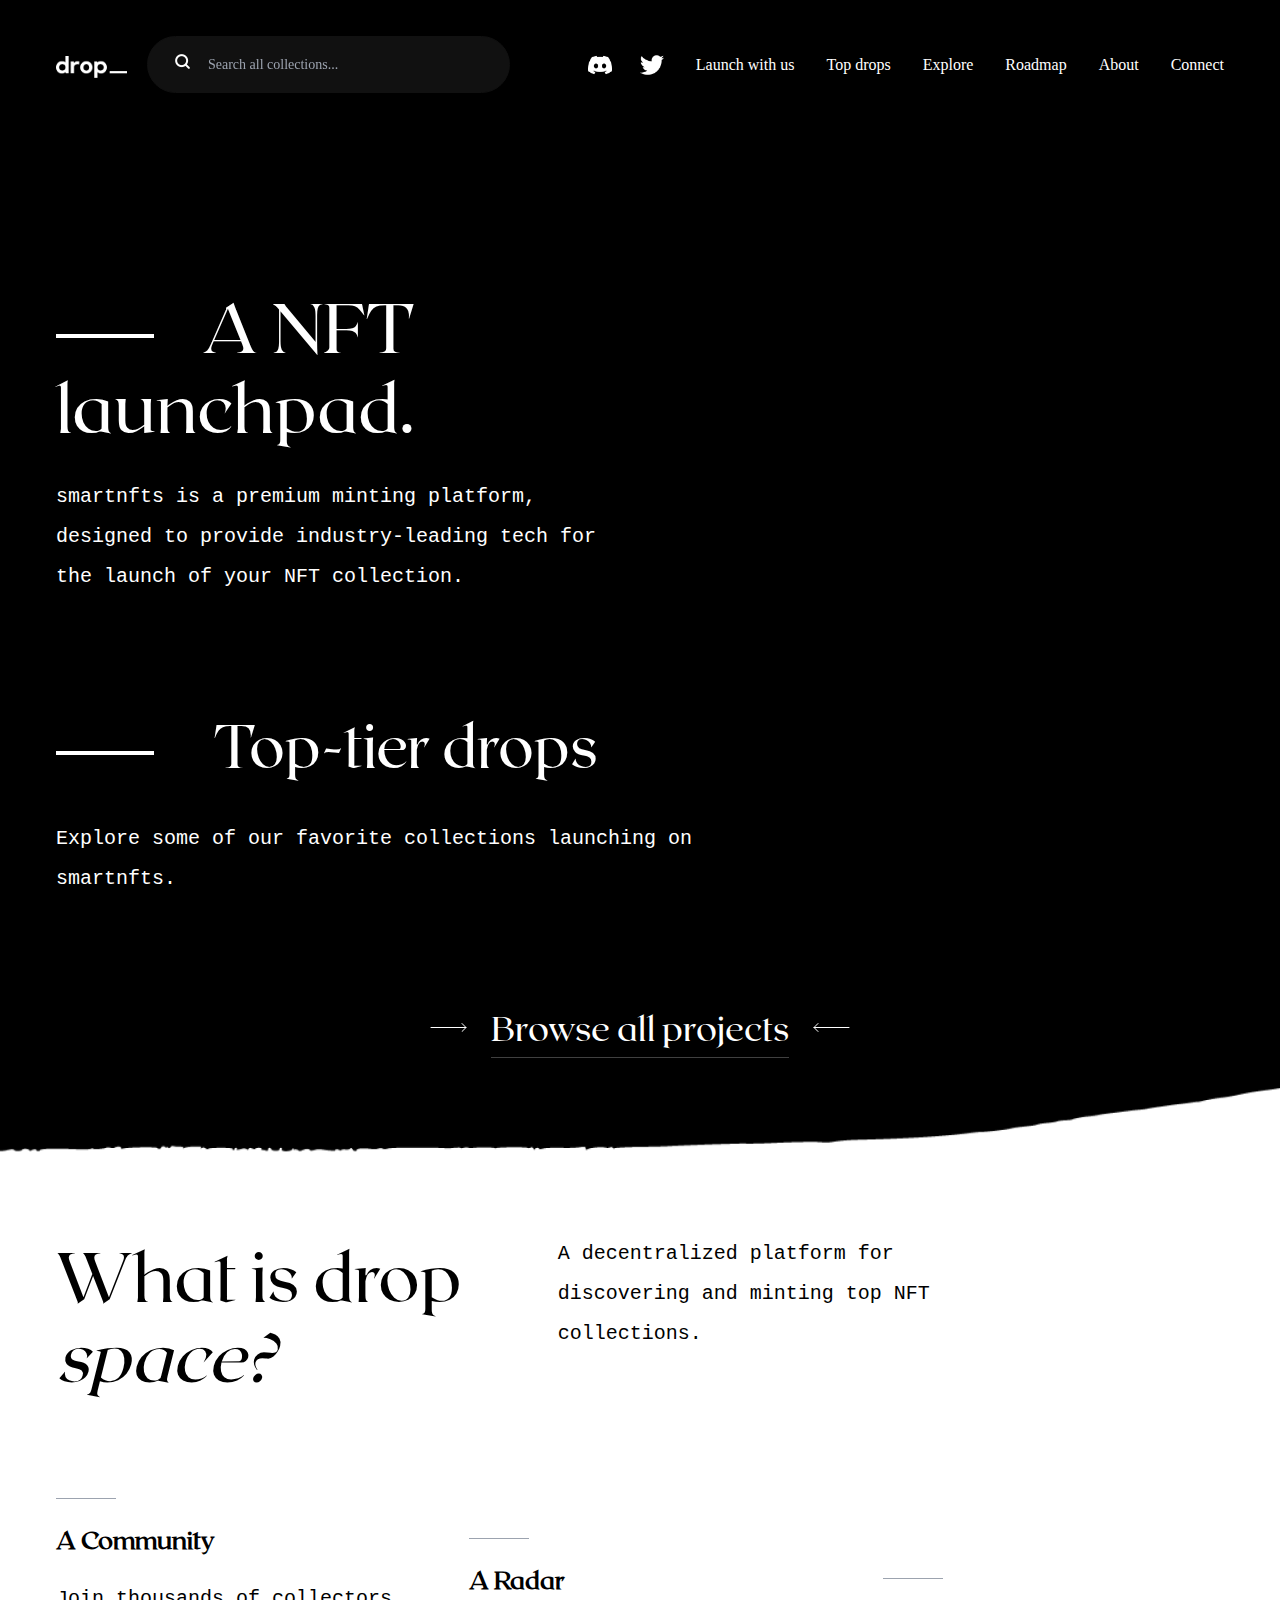
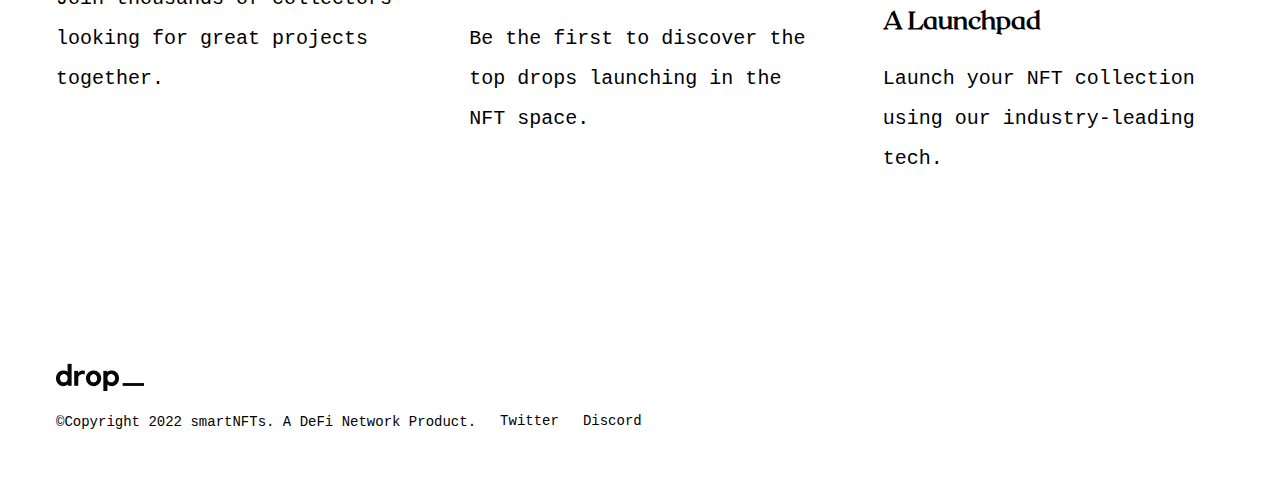
<file: index.html>
﻿<!doctype html>
<html lang="en">

<head>
    <title>SMART NFTs</title>
    <meta charset="utf-8">
    <link rel="icon" href="./assets/img/favicon.ico">
    <meta name="viewport" content="width=device-width,initial-scale=1">
    <meta name="theme-color" content="#000000">
    <meta name="title" content="smartnfts">
    <meta name="description" content="SMART NFTs - Start Minting">
    <meta property="og:type" content="website">
    <meta property="og:url" content="https://www.smartnfts.art/">
    <meta property="og:title" content="smartnfts">
    <meta property="og:description" content="SMART NFTs - Start Minting">
    <meta property="og:image" content="./assets/img/smart-corp-logo-transparent.png?time=105">
    <meta property="og:image:width" content="600">
    <meta property="og:image:height" content="600">
    <meta property="twitter:card" content="summary_large_image">
    <meta property="twitter:url" content="https://www.smartnfts.art/">
    <meta property="twitter:title" content="smartnfts">
    <meta property="twitter:description" content="SMART NFTs - Start Minting">
    <meta property="twitter:image" content="./assets/img/smart-corp-logo-transparent.png?time=105">
    <link rel="apple-touch-icon" href="./assets/img/smart-corp-logo-transparent.png">
    <!-- <link rel="manifest" href="manifest.json"> -->
    <!-- <meta name="facebook-domain-verification" content="pc73zb3ngvnenbj8x4bs1rudu87cnr"> -->
    <!-- Global site tag (gtag.js) - Google Analytics -->
    <!---
    <script async src="https://www.googletagmanager.com/gtag/js?id=GA_MEASUREMENT_ID"></script>
    <script>
    window.dataLayer = window.dataLayer || [];
    function gtag(){window.dataLayer.push(arguments);}
    gtag('js', new Date());

    gtag('config', 'GA_MEASUREMENT_ID');
    </script>
    -->
    <!-- script defer="defer" src="./assets/js/main.6daa89e0.js"></script -->
    <link href="./assets/css/main.dd3875df.css" rel="stylesheet" type="text/css">
    <!-- script type="text/javascript" async="" src="./assets/js/xsaez2nw"></script -->
    <!-- script src="./assets/js/1036737660422987" async=""></script -->
    <!-- script src="./assets/js/identity.js" async=""></script -->
    <!-- script async="" src="https://connect.facebook.net/en_US/fbevents.js"></script -->
    <!-- script async="" src="./assets/js/analytics.js"></script -->
    <!-- script type="text/javascript" async="" src="./assets/js/f.js"></script -->
    <!--
    <meta http-equiv="origin-trial"
        content="A9wkrvp9y21k30U9lU7MJMjBj4USjLrGwV+Z8zO3J3ZBH139DOnCv3XLK2Ii40S94HG1SZ/Zeg2GSHOD3wlWngYAAAB7eyJvcmlnaW4iOiJodHRwczovL3d3dy5nb29nbGV0YWdtYW5hZ2VyLmNvbTo0NDMiLCJmZWF0dXJlIjoiUHJpdmFjeVNhbmRib3hBZHNBUElzIiwiZXhwaXJ5IjoxNjYxMjk5MTk5LCJpc1RoaXJkUGFydHkiOnRydWV9">
    
    <script type="text/javascript" async="" src="./assets/js/f(1).js"></script>
    <link href="./assets/css/699.d2c89fbc.chunk.css" rel="stylesheet" type="text/css">
    -->
</head>

<body>
    <!-- noscript>You need to enable JavaScript to run this app.</noscript -->
    <script>
        window.fbAsyncInit = function () {
            FB.init({
                appId: 'smartnfts-app',
                autoLogAppEvents: true,
                xfbml: true,
                version: 'v14.0'
            });
        };
    </script>
    <script async defer crossorigin="anonymous" src="https://connect.facebook.net/en_US/sdk.js"></script>

    <div id="root">
        <div class="page dark">
            <div class="hidden" style="padding: 140px 0px 40px; overflow-y: auto;">
                <div class="flex items-center justify-between absolute top-0 left-0 w-full pt-14 px-4">
                    <a class="logo-wrap " href="/">
                        <img class="hidden"
                            src="[data-uri]"
                            width="88" height="27">
                        <img class=""
                            src="[data-uri]"
                            width="88" height="27">
                    </a>
                    <div class="cursor-pointer">
                        <img class="hidden" src="./assets/img/close-dark.1380b8aed3e9d7e2e23920cde551bca2.svg"
                            width="32" height="32">
                        <img class=" " src="./assets/img/close.5b79d0340ce22810544c2beea1471404.svg" width="32"
                            height="32">
                    </div>
                </div>

                <a class="nav px-4 hover:opacity-95 md:ml-0 md:ml-0" href="/#">Connect</a>

                <a href="https://docs.google.com/forms/d/e/1FAIpQLSendEc_2Lxb2h0nQ-QTJqIQh9trd-KWcNE1bXNV_kqF2mRncA/viewform"
                    class="nav relative hover:opacity-95 mt-4 lg:hidden" target="_blank">
                    <span class="">
                        <span>Launch with us</span>
                    </span>
                </a>
                <a class="nav relative hover:opacity-95 mt-4 lg:hidden" href="/#home-cured">
                    <span class="">
                        <span>Top drops</span>
                    </span>
                </a>
                <a class="nav relative hover:opacity-95 mt-4 lg:hidden" href="/collections">
                    <span class="">
                        <span>Explore</span>
                    </span>
                </a>
                <a href="https://roadmap.smartnfts.art/" class="nav relative hover:opacity-95 mt-4 lg:hidden"
                    target="_blank">
                    <span class="">
                        <span>Roadmap</span>
                    </span>
                </a>
                <a class="nav relative hover:opacity-95 mt-4 lg:hidden" href="/about">
                    <span class="">
                        <span>About</span>
                    </span>
                </a>
                <div
                    class="modal opacity-0 pointer-events-none hidden flex flex-col normal-case fixed w-full h-full max-h-screen top-0 left-0 items-center shadow-lg justify-center z-50 text-black">
                    <div class="modal-overlay absolute w-full h-full bg-black opacity-50">
                    </div>
                    <div
                        class="modal-container bg-white w-full max-w-md mx-auto shadow-lg z-50 overflow-y-auto relative">
                        <h3 class="font-bold font-inter text-center pt-10 text-3xl font-bold font-sectra text-center">
                            Connect your wallet</h3>
                        <img class="absolute  cursor-pointer right-4 top-4"
                            src="./assets/img/close-dark.1380b8aed3e9d7e2e23920cde551bca2.svg" width="20" height="20">
                        <div class="modal-content items-center justify-center mb-10">
                            <div class="relative z-10 text-left px-8 items-center justify-center">
                                <div class="dialog connect-dialog flex flex-col bg-white text-center font-incons">
                                    <p class="text-lg font-normal mt-4">Connect with one of our available wallet
                                        providers below.</p>
                                    <div class="flex flex-cols-2 flex-wrap">
                                        <div
                                            class="flex flex-1 mx-2 cursor-pointer justify-between items-center flex-col py-4 px-4 mt-6 border border-black border-opacity-75 hover:bg-gray-100">
                                            <img src="[data-uri]"
                                                width="40" alt="Metamask">
                                            <span class="text-xl mt-4 font-bold">Metamask</span>
                                            <div style="width: 20px;"></div>
                                        </div>
                                        <div
                                            class="flex flex-1 mx-2 cursor-pointer justify-between items-center flex-col py-4 px-4 mt-6 border border-black border-opacity-75 hover:bg-gray-100">
                                            <img src="./assets/img/walletlink.b7bb82861f69b2b6e524.png" width="40"
                                                alt="Coinbase">
                                            <span class="text-xl mt-4 font-bold">Coinbase</span>
                                            <div style="width: 20px;"></div>
                                        </div>
                                    </div>
                                    <p class="font-sm text-sm mt-8 text-black opacity-50">We do not own your private
                                        keys and cannot access your funds without your confirmation.
                                    </p>
                                </div>
                            </div>
                        </div>
                    </div>
                </div>
            </div>
            <div class="header-nav">
                <nav class="container flex justify-between items-center text-white relative text-sm2 pt-14 md:pt-10 xl:pt-9 3xl:pt-9.25 px-4 lg:px-8 xl:px-16 3xl:px-0 max-w-348 mx-auto"
                    role="navigation">
                    <div class="menu-drop">
                        <a class="logo-wrap" href="/">
                            <img class="hidden"
                                src="[data-uri]"
                                width="88" height="27">
                            <img class=""
                                src="[data-uri]"
                                width="88" height="27">
                        </a>
                    </div>
                    <div class="search-box-wrapper hidden md:block lg:hidden xl:block">
                        <div class="hidden md:block search-box relative ">
                            <input class="py-5 pl-15 pr-8 rounded" placeholder="Search all collections..." value="">
                            <img class="absolute top-0 left-0 ml-7 mt-4.5"
                                src="[data-uri]"
                                width="15" height="15">
                        </div>
                        <div class="block md:hidden search-box relative cursor-pointer">
                            <img class=""
                                src="[data-uri]"
                                width="15" height="15">
                        </div>
                    </div>
                    <div class="ml-auto block lg:hidden">
                        <a class="nav px-4 hover:opacity-95 md:ml-0 md:ml-0" href="/#">Connect</a>
                    </div>
                    <div class="cursor-pointer lg:hidden w-8 h-8">
                        <img class=" hidden" src="./assets/img/hamburger-dark.c7646cca1a6eba54191cf1204962affa.svg"
                            width="32" height="32">
                        <img class=" " src="./assets/img/hamburger.b33e6015f3735c3b427d861797dac8fc.svg" width="32"
                            height="32">
                    </div>
                    <div class="md:w-7/12 lg:w-9/12 -mr-4 hidden lg:flex items-center justify-end">
                        <div class="social-links hidden xl:flex mr-4">
                            <a class="social-link discord mr-7" href="https://discord.gg/gwMCBT3exp" target="_blank"
                                rel="noreferrer">Discord</a>
                            <a class="social-link twitter" href="https://twitter.com/smartNFTs_art" target="_blank"
                                rel="noreferrer">Twitter</a>
                        </div>
                        <a href="/#" class="nav relative hover:opacity-95 px-4 md:ml-0" target="_blank">
                            <span class="">
                                <span>Launch with us</span>
                            </span>
                        </a>
                        <a class="nav relative hover:opacity-95 px-4 md:ml-0" href="/#home-cured">
                            <span class="">
                                <span>Top drops</span>
                            </span>
                        </a>
                        <a class="nav relative hover:opacity-95 px-4 md:ml-0" href="/collections">
                            <span class="">
                                <span>Explore</span>
                            </span>
                        </a>
                        <a href="https://roadmap.smartnfts.art/" class="nav relative hover:opacity-95 px-4 md:ml-0"
                            target="_blank">
                            <span class="">
                                <span>Roadmap</span>
                            </span>
                        </a>
                        <a class="nav relative hover:opacity-95 px-4 md:ml-0" href="/about">
                            <span class="">
                                <span>About</span>
                            </span>
                        </a>
                        <a class="nav px-4 hover:opacity-95 md:ml-0 md:ml-0" href="/#">Connect</a>
                    </div>
                    <div
                        class="modal opacity-0 pointer-events-none hidden flex flex-col normal-case fixed w-full h-full max-h-screen top-0 left-0 items-center shadow-lg justify-center z-50 text-black">
                        <div class="modal-overlay absolute w-full h-full bg-black opacity-50"></div>
                        <div
                            class="modal-container bg-white w-full max-w-md mx-auto shadow-lg z-50 overflow-y-auto relative">
                            <h3
                                class="font-bold font-inter text-center pt-10 text-3xl font-bold font-sectra text-center">
                                Connect your wallet</h3>
                            <img class="absolute  cursor-pointer right-4 top-4"
                                src="./assets/img/close-dark.1380b8aed3e9d7e2e23920cde551bca2.svg" width="20"
                                height="20">
                            <div class="modal-content items-center justify-center mb-10">
                                <div class="relative z-10 text-left px-8 items-center justify-center">
                                    <div class="dialog connect-dialog flex flex-col bg-white text-center font-incons">
                                        <p class="text-lg font-normal mt-4">Connect with one of our available wallet
                                            providers below.</p>
                                        <div class="flex flex-cols-2 flex-wrap">
                                            <div
                                                class="flex flex-1 mx-2 cursor-pointer justify-between items-center flex-col py-4 px-4 mt-6 border border-black border-opacity-75 hover:bg-gray-100">
                                                <img src="[data-uri]"
                                                    width="40" alt="Metamask">
                                                <span class="text-xl mt-4 font-bold">Metamask</span>
                                                <div style="width: 20px;"></div>
                                            </div>
                                            <div
                                                class="flex flex-1 mx-2 cursor-pointer justify-between items-center flex-col py-4 px-4 mt-6 border border-black border-opacity-75 hover:bg-gray-100">
                                                <img src="./assets/img/walletlink.b7bb82861f69b2b6e524.png" width="40"
                                                    alt="Coinbase"><span class="text-xl mt-4 font-bold">Coinbase</span>
                                                <div style="width: 20px;"></div>
                                            </div>
                                        </div>
                                        <p class="font-sm text-sm mt-8 text-black opacity-50">We do not own your private
                                            keys and cannot
                                            access your funds without your confirmation.</p>
                                    </div>
                                </div>
                            </div>
                        </div>
                    </div>
                </nav>
            </div>
            <div class="page-body home">
                <div class="home-feature container relative">
                    <div
                        class="flex flex-wrap flex-row text-white relative w-full md:max-w-2xl xl:max-w-2xl mt-16 md:mt-36 xl:mt-48 3xl:mt-48 ">
                        <h1 class="base text-left max-w-2xl">
                            <div
                                class="xs:inline-block align-middle border-b-4 border-white pl-12 md:pl-25 mr-8 md:mr-12">
                            </div>A NFT launchpad.
                        </h1>
                        <p class="mt-8 md:max-w-lg lg:max-w-sm xl:max-w-xl">
                            smartnfts is a premium minting platform, designed to provide industry-leading tech for the
                            launch of your NFT collection.</p>
                    </div>
                    <div class="xl:absolute bottom-0 right-0 md:-mr-12 lg:-mr-14 xl:mr-0 lg:-mt-16 xl:mt-0">
                        <div
                            class="relative z-10 features-wrap carousel-single flex relative lg:items-center xl:items-start lg:justify-between xl:justify-items-auto md:mt-20 lg:mt-0">
                            <div
                                class="md:absolute lg:relative xl:absolute hidden md:flex items-center h-full md:transform md:-rotate-90 lg:transform-none md:left-0 md:top-0 md:ml-15 md:-mt-60 lg:ml-0 lg:mt-0 xl:mt-20 3xl:mt-0 xl:-ml-72 3xl:-ml-96">
                                Featured projects
                                <span class="tracking-tighter border-b border-white leading-4 ml-2 px-4">&nbsp;</span>
                            </div>
                            <div
                                class="collections flex flex-wrap md:flex-nowrap  flex-col-reverse md:flex-row w-full mt-14 md:mt-0 md:w-auto">
                                <div class="slider-left md:mt-60 lg:mt-50 xl:mt-0">
                                    <div class="collection-summary xl:mt-72 3xl:mt-60">
                                        <div class="lazyload-wrapper ">
                                            <img class="hidden md:block border-gray-300 border-2 bg-white rounded-full object-cover"
                                                src="./assets/img/0x168B3aA589eeA3D5b705a9B0909f36141F36eDf0_62811dc9ed92b.png"
                                                width="60" height="60" style="width: 60px; height: 60px;">
                                        </div>
                                        <h3 class="style1 mt-6">
                                            <a href="/collection/women-of-tomorrow">Women of Tomorrow</a>
                                        </h3>
                                        <h4 class="style1 mt-2">Creating opportunities in web3 for artists of color and
                                            women of all backgrounds</h4>
                                        <div class="border-b border-white my-8" style="width: 20px;"></div>
                                        <div class="flex md:block justify-between mt-10">
                                            <div>
                                                <h5 class="style1">4,000 </h5>
                                                <h6 class="style1 mt-4"></h6>
                                                <div class="font-space-mono text-live mt-4 uppercase">
                                                    <span class="style1 font-suisse pr-2">•</span>Upcoming
                                                </div>
                                            </div>
                                            <a class="btn btn-normal text-base font-semibold focus:outline-none max-w-max btn-default flex items-center self-start mt-0 md:mt-12"
                                                href="/collection/women-of-tomorrow">
                                                <span
                                                    class="md:mr-4 font-suisse text-4 font-normal leading-4 font-normal">View</span>
                                                <svg class="hidden md:block" width="37" height="9" viewBox="0 0 37 9"
                                                    fill="none" xmlns="http://www.w3.org/2000/svg">
                                                    <path d="M1 4.5L36 4.5" stroke="white" stroke-linecap="round"
                                                        stroke-linejoin="round"></path>
                                                    <path d="M32 0.5L36 4.5L32 8.5" stroke="white"
                                                        stroke-linecap="round" stroke-linejoin="round"></path>
                                                </svg>
                                            </a>
                                        </div>
                                    </div>
                                </div>
                                <div class="slider-wrap ml-0 md:ml-8">
                                    <div class="embla images">
                                        <div class="embla__viewport is-draggable">
                                            <div class="embla__container"
                                                style="transform: translate3d(-200%, 0px, 0px);">
                                                <div class="embla__slide relative" style="left: 300%;">
                                                    <div class="embla__slide__inner">
                                                        <div class="lazyload-wrapper ">
                                                            <img class="embla__slide__img"
                                                                src="./assets/img/0x168B3aA589eeA3D5b705a9B0909f36141F36eDf0_628039546c706.jpeg"
                                                                alt="MAVION">
                                                        </div>
                                                    </div>
                                                </div>
                                                <div class="embla__slide relative">
                                                    <div class="embla__slide__inner">
                                                        <div class="lazyload-wrapper ">
                                                            <img class="embla__slide__img"
                                                                src="./assets/img/0xe487769A3C6e6E283eE224977864a92BE2C301B8_62aa686f743ff.png"
                                                                alt="Women and Weapons Season Two: Artirium Wars">
                                                        </div>
                                                    </div>
                                                </div>
                                                <div class="embla__slide relative is-selected">
                                                    <div class="embla__slide__inner">
                                                        <div class="lazyload-wrapper ">
                                                            <img class="embla__slide__img"
                                                                src="./assets/img/0x168B3aA589eeA3D5b705a9B0909f36141F36eDf0_628039546c706.jpeg"
                                                                alt="Women of Tomorrow">
                                                        </div>
                                                    </div>
                                                </div>
                                            </div>
                                        </div>
                                    </div>
                                    <div class="embla__dots">
                                        <button class="embla__dot " type="button"></button>
                                        <button class="embla__dot " type="button"></button>
                                        <button class="embla__dot is-selected" type="button"></button>
                                    </div>
                                </div>
                            </div>
                        </div>
                    </div>
                </div>
                <div class="home-live container relative" id="home-cured">
                    <div
                        class="flex flex-wrap flex-row text-white relative w-full lg:max-w-2xl xl:w-7/12 3xl:w-6/12 mt-25 md:mt-20 lg:mt-20 xl:mt-28 3xl:mt-0">
                        <h2 class="base text-left">
                            <div
                                class="xs:inline-block align-middle border-b-4 border-white pl-12 md:pl-25 mr-8 md:mr-12">
                            </div>
                            Top-tier drops
                        </h2>
                        <p class="mt-10 md:max-w-xl lg:max-w-2xl lg:pr-12 xl:pr-0 xl:max-w-3xl">Explore some of our
                            favorite collections launching on smartnfts.</p>
                    </div>
                    <div class="lazyload-wrapper ">
                        <div class="lazyload-placeholder"></div>
                    </div>
                </div>
                <div class="container md:pt-18 lg:pt-22.5 xl:pt-25 3xl:pt-36">
                    <div class="flex items-center justify-center space-x-6">
                        <svg class="hidden md:block" width="37" height="9" viewBox="0 0 37 9" fill="none"
                            xmlns="http://www.w3.org/2000/svg">
                            <path d="M1 4.5L36 4.5" stroke="white" stroke-linecap="round" stroke-linejoin="round">
                            </path>
                            <path d="M32 0.5L36 4.5L32 8.5" stroke="white" stroke-linecap="round"
                                stroke-linejoin="round"></path>
                        </svg>
                        <a class="text-8_75 leading-15 border-b border-white border-opacity-25"
                            href="/collections">Browse all projects</a>
                        <svg class="transform rotate-180 hidden md:block" width="37" height="9" viewBox="0 0 37 9"
                            fill="none" xmlns="http://www.w3.org/2000/svg">
                            <path d="M1 4.5L36 4.5" stroke="white" stroke-linecap="round" stroke-linejoin="round">
                            </path>
                            <path d="M32 0.5L36 4.5L32 8.5" stroke="white" stroke-linecap="round"
                                stroke-linejoin="round"></path>
                        </svg>
                    </div>
                </div>
                <div class="lazyload-wrapper ">
                    <div class="lazyload-placeholder"></div>
                </div>
                <div class="bg-white relative w-full h-8 lg:h-12 xl:h-24">
                    <img class="absolute 3xl:relative max-w-full w-full h-full"
                        src="[data-uri]">
                </div>
                <div class="bg-white text-black">
                    <div class="container py-20">
                        <div class="flex flex-wrap -ml-9">
                            <div class="lg:w-6/12 xl:w-5/12 px-9">
                                <h1 class="base">What is drop
                                    <span class="italic">space?</span>
                                </h1>
                            </div>
                            <div class="lg:w-6/12 xl:w-5/12 px-9 mt-10 lg:mt-0">
                                <p>A decentralized platform for discovering and minting top NFT collections.</p>
                            </div>
                        </div>
                        <div class="flex flex-wrap md:flex-nowrap pt-20 -mx-4 md:-mx-4 lg:-mx-6 xl:-mx-9">
                            <div class="px-4 md:px-4 lg:px-6 xl:px-9 mt-10 md:mt-0 min-w-1/3">
                                <div class="border-b border-gray-400 my-6" style="width: 60px;"></div>
                                <h3 class="style3 font-rox">A Community</h3>
                                <p class="py-6">Join thousands of collectors looking for great projects together.</p>
                            </div>
                            <div class="px-4 md:px-4 lg:px-6 xl:px-9 mt-10 md:mt-10 min-w-1/3">
                                <div class="border-b border-gray-400 my-6" style="width: 60px;"></div>
                                <h3 class="style3 font-rox">A Radar</h3>
                                <p class="py-6">Be the first to discover the top drops launching in the NFT space.</p>
                            </div>
                            <div class="px-4 md:px-4 lg:px-6 xl:px-9 mt-10 md:mt-20 min-w-1/3">
                                <div class="border-b border-gray-400 my-6" style="width: 60px;"></div>
                                <h3 class="style3 font-rox">A Launchpad</h3>
                                <p class="py-6">Launch your NFT collection using our industry-leading tech.</p>
                            </div>
                        </div>
                    </div>
                </div>
                <div class="bg-white text-black pb-20" id="mint-ticket">
                    <div class="lazyload-wrapper ">
                        <div class="lazyload-placeholder"></div>
                    </div>
                </div>
            </div>
            <div class="footer bg-white text-black relative font-suisse pb-9 lg:pb-14">
                <div class="container mx-auto">
                    <div class="mb-6">
                        <a class="logo-wrap" href="/">
                            <img class=""
                                src="[data-uri]"
                                width="88" height="27">
                            <img class="hidden"
                                src="[data-uri]"
                                width="88" height="27">
                        </a>
                    </div>
                    <div class="footer-content relative flex flex-wrap items-start mx-auto">
                        <p
                            class="lg:relative lg:block max-w-xs lg:max-w-full font-suisse text-3_5 leading-3_5 pb-4 lg:mt-0">
                            ©Copyright 2022 smartNFTs.
                            <span class="block lg:hidden mt-2 lg:mt-0"></span>
                            A DeFi Network Product.
                        </p>
                        <div class="social-links flex ml-auto lg:mx-0">
                            <a class="social-link twitter pb-4 ml-0 lg:ml-6" href="https://twitter.com/smartNFTs_art"
                                target="_blank" rel="noreferrer">Twitter</a>
                            <a class="social-link discord pb-4 ml-6 sm:ml-6" href="https://discord.gg/gwMCBT3exp"
                                target="_blank" rel="noreferrer">Discord</a>
                        </div>
                    </div>
                </div>
            </div>
        </div>
        <div class="Toastify"></div>
    </div>
</body>

</html>
</file>
<file: assets/css/main.dd3875df.css>
﻿@font-face {
  font-display: swap;
  font-family: RoxboroughCF;
  src: url(../media/RoxboroughCF-Regular.4358d96013922ed55289.woff)
    format("woff");
}
@font-face {
  font-display: swap;
  font-family: Suisse;
  src: url(../media/Suisse Intl.6a5f64fee8c653176b7d.ttf) format("truetype");
}
@font-face {
  font-display: swap;
  font-family: Space Mono;
  src: url(../media/SpaceMono-Regular.ab58bedcb5ec0e553893.ttf)
    format("truetype");
}
@font-face {
  font-display: swap;
  font-family: Inter;
  src: url(../media/Inter-VariableFont_slnt-wght.f958c681d7293226a319.ttf)
    format("truetype");
}
html {
  font-size: 1rem;
}
body {
  --tw-text-opacity: 1;
  color: rgb(255 255 255 / var(--tw-text-opacity));
  font-family: RoxboroughCF;
  font-family: RoxboroughCF, monospace, sans-serif;
  font-size: 1.125rem;
  overflow-x: hidden;
}
body.modal-active {
  height: 100vh;
  overflow-y: hidden;
}
.h2-base {
  font-size: 3.75rem;
  line-height: 4.375rem;
}
h1.base {
  line-height: 3rem;
}
h2.base {
  font-size: 2.1875rem;
  line-height: 2.5rem;
}
h3 {
  line-height: 1.25rem;
}
h3.base {
  font-size: 1.25rem;
}
h4 {
  line-height: 2.25rem;
}
h4.base,
p {
  font-size: 1.125rem;
}
p {
  line-height: 2;
}
.page {
  margin: 0 auto;
  overflow: hidden;
  position: relative;
}
.page.dark {
  background-color: #000;
}
.page .container {
  margin: 0 auto;
  max-width: none;
}
.page-body {
  min-height: 100vh;
}
.logo-wrap > * {
  display: inline-block;
  vertical-align: middle;
}
.logo-wrap span {
  font-size: 1.1rem;
  font-weight: 600;
  margin-left: 0.75rem;
}
.btn :disabled,
button:disabled,
input:disabled,
textarea:disabled {
  cursor: not-allowed;
  opacity: 0.75;
}
.btn {
  font-family: Sarun Pro Condensed;
  font-style: normal;
  font-weight: 600;
  outline: none;
  padding: 1rem 1.5rem;
  transition: background-color 0.3s ease-in-out 0s;
}
.btn:hover {
  transition: all 0.3s ease-in-out 0s;
}
.btn.btn-xs {
  padding: 0.3rem 0.6rem;
}
.btn.btn-sm,
.btn.btn-xs {
  font-size: 1rem;
  line-height: 1.1rem;
}
.btn.btn-sm {
  padding: 0.6rem 1.2rem;
}
.btn.btn-primary {
  background: linear-gradient(
    101.24deg,
    #308ad2 -25.44%,
    #cf53cf 64.78%,
    #ff007a 171.23%
  );
  border-radius: 5px;
  box-shadow: 0 2px 50px rgba(255, 27, 177, 0.35);
}
.btn.btn-default {
  border: 1px solid #fff;
  border-radius: 100px;
  color: #fff;
  outline: none;
}
.btn.btn-default:focus,
.btn.btn-default:hover {
  border: 1px solid #eee;
  color: #eee;
  outline: none;
}
.btn.btn-default:focus.red,
.btn.btn-default:hover.red {
  color: #e00a42;
}
.btn.btn-default.red {
  color: #e63462;
}
.btn.btn-normal {
  color: #fff;
}
.btn.btn-normal:focus,
.btn.btn-normal:hover {
  background-color: #111;
}
.btn.btn-normal:disabled {
  cursor: not-allowed;
  opacity: 0.6;
}
.btn.btn-normal:disabled:focus,
.btn.btn-normal:disabled:hover {
  background-color: #181818;
}
.btn.btn-white {
  border: 1px solid #060606;
  border-radius: 100px;
  color: #060606;
  outline: none;
}
.btn.btn-white:focus,
.btn.btn-white:hover {
  background-color: #f1f1f1;
  border: 1px solid #000;
  color: #eee;
}
.btn.btn-white:focus.gray,
.btn.btn-white:hover.gray {
  border-color: #595959;
  color: #595959;
}
.btn.btn-white:disabled {
  cursor: not-allowed;
  opacity: 0.6;
}
.btn.btn-white:disabled:focus,
.btn.btn-white:disabled:hover {
  background: transparent none repeat 0 0 / auto auto padding-box border-box
    scroll;
  background: initial;
  color: #000;
  color: initial;
}
.btn.btn-white.gray {
  border-color: #797979;
  color: #797979;
}
.btn.btn-white.black {
  border: 1px solid #060606;
  border-radius: 100px;
  color: #060606;
  font-family: Suisse;
  font-size: 1rem;
  font-style: normal;
  font-weight: 400;
  line-height: 1rem;
  outline: none;
  padding: 1.125rem 1.5rem 1rem;
}
.btn.btn-white.black:focus,
.btn.btn-white.black:hover {
  border: 1px solid #000;
  color: #000;
  outline: none;
}
.btn.btn-dark {
  background: #000;
  color: #fff;
}
.btn.btn-dark:focus,
.btn.btn-dark:hover {
  background-color: #222;
}
.btn.btn-dark:disabled {
  cursor: not-allowed;
  opacity: 0.6;
}
.btn.btn-dark:disabled:focus,
.btn.btn-dark:disabled:hover {
  background-color: #222;
}
.page.full-screen #viewer-wrap {
  height: 100vh;
  left: 0;
  position: fixed;
  top: 0;
  z-index: 2;
}
.page.full-screen #viewer-wrap #viewer {
  height: 100vh;
  left: 0;
  top: 0;
  width: 100vw;
}
.page.full-screen .home-content {
  display: none;
}
.img-btn {
  cursor: pointer;
  display: inline-block;
  overflow: hidden;
  position: relative;
}
.img-btn:before {
  background: hsla(0, 0%, 100%, 0.1);
  border-radius: 0 50%;
  content: "";
  display: block;
  height: 0;
  left: 50%;
  opacity: 0;
  position: absolute;
  top: 50%;
  -webkit-transform: translate(-50%, -50%);
  transform: translate(-50%, -50%);
  width: 0;
  z-index: 2;
}
.img-btn:hover:before {
  -webkit-animation: circle 0.75s;
  animation: circle 0.75s;
}
.img-btn.shine:before {
  background: linear-gradient(
    90deg,
    hsla(0, 0%, 100%, 0) 0,
    hsla(0, 0%, 100%, 0.3)
  );
  content: "";
  display: block;
  height: 100%;
  left: -75%;
  opacity: 1;
  position: absolute;
  top: 0;
  -webkit-transform: skewX(-25deg);
  transform: skewX(-25deg);
  width: 50%;
  z-index: 2;
}
.img-btn.shine:hover:before {
  -webkit-animation: shine 0.75s;
  animation: shine 0.75s;
}
@-webkit-keyframes shine {
  to {
    left: 125%;
  }
}
@keyframes shine {
  to {
    left: 125%;
  }
}
@-webkit-keyframes circle {
  0% {
    opacity: 1;
  }
  40% {
    opacity: 1;
  }
  to {
    height: 130%;
    opacity: 0;
    width: 130%;
  }
}
@keyframes circle {
  0% {
    opacity: 1;
  }
  40% {
    opacity: 1;
  }
  to {
    height: 130%;
    opacity: 0;
    width: 130%;
  }
}
.page .container {
  padding-left: 1rem;
  padding-right: 1rem;
}
h1.base {
  line-height: 3.75rem;
}
h1.base,
h2.base {
  font-size: 3.125rem;
}
h2.base {
  font-family: RoxboroughCF, monospace, sans-serif;
  line-height: 3.5625rem;
}
h3.style1 {
  font-family: Suisse, monospace, sans-serif;
  font-size: 1.875rem;
  line-height: 2.4375rem;
}
h3.style2 {
  font-family: Suisse, monospace, sans-serif;
}
h3.style2,
h3.style3 {
  font-size: 1.5625rem;
  font-weight: 600;
  line-height: 2rem;
}
h3.style3 {
  font-family: RoxboroughCF, monospace, sans-serif;
}
p {
  font-family: Suisse, monospace, sans-serif;
}
@media only screen and (min-width: 640px) {
  .page .container {
    padding-left: 3rem;
    padding-right: 3rem;
  }
}
@media only screen and (min-width: 768px) {
  .page .container {
    padding-left: 3rem;
    padding-right: 3rem;
  }
  h1.base {
    font-size: 4.375rem;
    line-height: 4.6875rem;
  }
  h2.base {
    font-family: RoxboroughCF, monospace, sans-serif;
    font-size: 2.1875rem;
    line-height: 2.5rem;
  }
  h3.style1 {
    font-size: 1.875rem;
    line-height: 2.4375rem;
  }
}
@media only screen and (min-width: 1024px) {
  .page .container {
    padding-left: 3.5rem;
    padding-right: 3.5rem;
  }
  h1.base {
    font-size: 4.375rem;
    line-height: 5rem;
  }
  h2.base {
    font-size: 3.75rem;
    line-height: 4.375rem;
  }
  h3.style1 {
    font-size: 1.875rem;
    line-height: 2.4375rem;
  }
  h4.style1 {
    font-family: Suisse;
    font-size: 1.25rem;
    line-height: 2rem;
  }
  h5.style1 {
    font-family: Suisse;
    font-size: 1.125rem;
    line-height: 1.125rem;
  }
  p {
    font-family: Suisse, monospace, sans-serif;
    font-size: 1.25rem;
    line-height: 2.5rem;
  }
}
@media (min-width: 360px) {
  .page-body.projects {
    margin-left: auto;
    margin-right: auto;
    max-width: 360px;
  }
}
@media (min-width: 375px) {
  .page-body.projects {
    max-width: 375px;
  }
}
@media (min-width: 768px) {
  .page-body.projects {
    max-width: 768px;
  }
}
@media (min-width: 1024px) {
  .page-body.projects {
    max-width: 1024px;
  }
}
@media only screen and (min-width: 1280px) {
  .page-body.projects {
    max-width: 1280px;
  }
}
@media only screen and (min-width: 1792px) {
  .page-body.projects {
    max-width: 1792px;
  }
  .page .container {
    max-width: 1792px;
    padding-left: 12.5rem;
    padding-right: 12.5rem;
  }
}
.help-block {
  color: #666;
  display: block;
  font-family: Inter;
  font-size: 0.875rem;
  font-style: normal;
  font-weight: 500;
  line-height: 1.125rem;
  margin-bottom: 1rem;
}
.help-block.errors {
  color: #c20;
  margin-top: 1rem;
}
.form {
  font-family: Suisse;
  margin-top: 4rem;
}
.form .form-row {
  margin-bottom: 2rem;
}
.form .form-row .form-label {
  color: #000;
  display: block;
  font-size: 1rem;
  font-style: normal;
  font-weight: 600;
  line-height: 1rem;
  margin-bottom: 0.5rem;
  margin-right: 2rem;
  min-width: 10rem;
}
.form .form-row .form-label.required:after {
  color: #d11149;
  content: "*";
  margin-left: 5px;
}
.form .form-row input,
.form .form-row select,
.form .form-row textarea {
  border: 1.5px solid #e6e6e6;
  border-radius: 0.5rem;
  font-size: 14px;
  font-style: normal;
  font-weight: 500;
  line-height: 1rem;
  max-width: 32rem;
  outline: none;
  padding: 1rem 1.25rem;
  width: 100%;
}
.form .form-row input:active,
.form .form-row input:focus,
.form .form-row input:hover,
.form .form-row select:active,
.form .form-row select:focus,
.form .form-row select:hover,
.form .form-row textarea:active,
.form .form-row textarea:focus,
.form .form-row textarea:hover {
  border-color: #a6a6a6;
}
.form .form-row.form-row-inline .form-label {
  margin-bottom: 0;
  min-width: auto;
}
.form .form-row.form-row-inline input,
.form .form-row.form-row-inline select,
.form .form-row.form-row-inline textarea {
  width: auto;
}
.form .form-row select {
  padding: 0.875rem 1.25rem;
}
:root {
  --toastify-color-light: #fff;
  --toastify-color-dark: #121212;
  --toastify-color-info: #3498db;
  --toastify-color-success: #07bc0c;
  --toastify-color-warning: #f1c40f;
  --toastify-color-error: #e74c3c;
  --toastify-color-transparent: hsla(0, 0%, 100%, 0.7);
  --toastify-icon-color-info: var(--toastify-color-info);
  --toastify-icon-color-success: var(--toastify-color-success);
  --toastify-icon-color-warning: var(--toastify-color-warning);
  --toastify-icon-color-error: var(--toastify-color-error);
  --toastify-toast-width: 320px;
  --toastify-toast-background: #fff;
  --toastify-toast-min-height: 64px;
  --toastify-toast-max-height: 800px;
  --toastify-font-family: sans-serif;
  --toastify-z-index: 9999;
  --toastify-text-color-light: #757575;
  --toastify-text-color-dark: #fff;
  --toastify-text-color-info: #fff;
  --toastify-text-color-success: #fff;
  --toastify-text-color-warning: #fff;
  --toastify-text-color-error: #fff;
  --toastify-spinner-color: #616161;
  --toastify-spinner-color-empty-area: #e0e0e0;
  --toastify-color-progress-light: linear-gradient(
    90deg,
    #4cd964,
    #5ac8fa,
    #007aff,
    #34aadc,
    #5856d6,
    #ff2d55
  );
  --toastify-color-progress-dark: #bb86fc;
  --toastify-color-progress-info: var(--toastify-color-info);
  --toastify-color-progress-success: var(--toastify-color-success);
  --toastify-color-progress-warning: var(--toastify-color-warning);
  --toastify-color-progress-error: var(--toastify-color-error);
}
.Toastify__toast-container {
  box-sizing: border-box;
  color: #fff;
  padding: 4px;
  position: fixed;
  -webkit-transform: translate3d(0, 0, 9999 px);
  -webkit-transform: translate3d(0, 0, var(--toastify-z-index) px);
  width: 320px;
  width: var(--toastify-toast-width);
  z-index: 9999;
  z-index: var(--toastify-z-index);
}
.Toastify__toast-container--top-left {
  left: 1em;
  top: 1em;
}
.Toastify__toast-container--top-center {
  left: 50%;
  top: 1em;
  -webkit-transform: translateX(-50%);
  transform: translateX(-50%);
}
.Toastify__toast-container--top-right {
  right: 1em;
  top: 1em;
}
.Toastify__toast-container--bottom-left {
  bottom: 1em;
  left: 1em;
}
.Toastify__toast-container--bottom-center {
  bottom: 1em;
  left: 50%;
  -webkit-transform: translateX(-50%);
  transform: translateX(-50%);
}
.Toastify__toast-container--bottom-right {
  bottom: 1em;
  right: 1em;
}
@media only screen and (max-width: 480px) {
  .Toastify__toast-container {
    left: 0;
    margin: 0;
    padding: 0;
    width: 100vw;
  }
  .Toastify__toast-container--top-center,
  .Toastify__toast-container--top-left,
  .Toastify__toast-container--top-right {
    top: 0;
    -webkit-transform: translateX(0);
    transform: translateX(0);
  }
  .Toastify__toast-container--bottom-center,
  .Toastify__toast-container--bottom-left,
  .Toastify__toast-container--bottom-right {
    bottom: 0;
    -webkit-transform: translateX(0);
    transform: translateX(0);
  }
  .Toastify__toast-container--rtl {
    left: auto;
    right: 0;
  }
}
.Toastify__toast {
  border-radius: 4px;
  box-shadow: 0 1px 10px 0 rgba(0, 0, 0, 0.1), 0 2px 15px 0 rgba(0, 0, 0, 0.05);
  box-sizing: border-box;
  cursor: pointer;
  direction: ltr;
  display: flex;
  font-family: sans-serif;
  font-family: var(--toastify-font-family);
  justify-content: space-between;
  margin-bottom: 1rem;
  max-height: 800px;
  max-height: var(--toastify-toast-max-height);
  min-height: 64px;
  min-height: var(--toastify-toast-min-height);
  overflow: hidden;
  padding: 8px;
  position: relative;
}
.Toastify__toast--rtl {
  direction: rtl;
}
.Toastify__toast-body {
  align-items: center;
  display: flex;
  flex: 1 1 auto;
  margin: auto 0;
  padding: 6px;
}
.Toastify__toast-body > div:last-child {
  flex: 1 1;
}
.Toastify__toast-icon {
  -webkit-margin-end: 10px;
  display: flex;
  flex-shrink: 0;
  margin-inline-end: 10px;
  width: 20px;
}
.Toastify--animate {
  -webkit-animation-duration: 0.7s;
  animation-duration: 0.7s;
  -webkit-animation-fill-mode: both;
  animation-fill-mode: both;
}
.Toastify--animate-icon {
  -webkit-animation-duration: 0.3s;
  animation-duration: 0.3s;
  -webkit-animation-fill-mode: both;
  animation-fill-mode: both;
}
@media only screen and (max-width: 480px) {
  .Toastify__toast {
    border-radius: 0;
    margin-bottom: 0;
  }
}
.Toastify__toast-theme--dark {
  background: #121212;
  background: var(--toastify-color-dark);
  color: #fff;
  color: var(--toastify-text-color-dark);
}
.Toastify__toast-theme--colored.Toastify__toast--default,
.Toastify__toast-theme--light {
  background: #fff;
  background: var(--toastify-color-light);
  color: #757575;
  color: var(--toastify-text-color-light);
}
.Toastify__toast-theme--colored.Toastify__toast--info {
  background: #3498db;
  background: var(--toastify-color-info);
  color: #fff;
  color: var(--toastify-text-color-info);
}
.Toastify__toast-theme--colored.Toastify__toast--success {
  background: #07bc0c;
  background: var(--toastify-color-success);
  color: #fff;
  color: var(--toastify-text-color-success);
}
.Toastify__toast-theme--colored.Toastify__toast--warning {
  background: #f1c40f;
  background: var(--toastify-color-warning);
  color: #fff;
  color: var(--toastify-text-color-warning);
}
.Toastify__toast-theme--colored.Toastify__toast--error {
  background: #e74c3c;
  background: var(--toastify-color-error);
  color: #fff;
  color: var(--toastify-text-color-error);
}
.Toastify__progress-bar-theme--light {
  background: linear-gradient(
    90deg,
    #4cd964,
    #5ac8fa,
    #007aff,
    #34aadc,
    #5856d6,
    #ff2d55
  );
  background: var(--toastify-color-progress-light);
}
.Toastify__progress-bar-theme--dark {
  background: #bb86fc;
  background: var(--toastify-color-progress-dark);
}
.Toastify__progress-bar--info {
  background: #3498db;
  background: var(--toastify-color-progress-info);
}
.Toastify__progress-bar--success {
  background: #07bc0c;
  background: var(--toastify-color-progress-success);
}
.Toastify__progress-bar--warning {
  background: #f1c40f;
  background: var(--toastify-color-progress-warning);
}
.Toastify__progress-bar--error {
  background: #e74c3c;
  background: var(--toastify-color-progress-error);
}
.Toastify__progress-bar-theme--colored.Toastify__progress-bar--error,
.Toastify__progress-bar-theme--colored.Toastify__progress-bar--info,
.Toastify__progress-bar-theme--colored.Toastify__progress-bar--success,
.Toastify__progress-bar-theme--colored.Toastify__progress-bar--warning {
  background: hsla(0, 0%, 100%, 0.7);
  background: var(--toastify-color-transparent);
}
.Toastify__close-button {
  align-self: flex-start;
  background: transparent;
  border: none;
  color: #fff;
  cursor: pointer;
  opacity: 0.7;
  outline: none;
  padding: 0;
  transition: 0.3s ease;
}
.Toastify__close-button--light {
  color: #000;
  opacity: 0.3;
}
.Toastify__close-button > svg {
  fill: currentColor;
  height: 16px;
  width: 14px;
}
.Toastify__close-button:focus,
.Toastify__close-button:hover {
  opacity: 1;
}
@-webkit-keyframes Toastify__trackProgress {
  0% {
    -webkit-transform: scaleX(1);
    transform: scaleX(1);
  }
  to {
    -webkit-transform: scaleX(0);
    transform: scaleX(0);
  }
}
@keyframes Toastify__trackProgress {
  0% {
    -webkit-transform: scaleX(1);
    transform: scaleX(1);
  }
  to {
    -webkit-transform: scaleX(0);
    transform: scaleX(0);
  }
}
.Toastify__progress-bar {
  bottom: 0;
  height: 5px;
  left: 0;
  opacity: 0.7;
  position: absolute;
  -webkit-transform-origin: left;
  transform-origin: left;
  width: 100%;
  z-index: 9999;
  z-index: var(--toastify-z-index);
}
.Toastify__progress-bar--animated {
  -webkit-animation: Toastify__trackProgress linear 1 forwards;
  animation: Toastify__trackProgress linear 1 forwards;
}
.Toastify__progress-bar--controlled {
  transition: -webkit-transform 0.2s;
  transition: transform 0.2s;
  transition: transform 0.2s, -webkit-transform 0.2s;
}
.Toastify__progress-bar--rtl {
  left: auto;
  right: 0;
  -webkit-transform-origin: right;
  transform-origin: right;
}
.Toastify__spinner {
  -webkit-animation: Toastify__spin 0.65s linear infinite;
  animation: Toastify__spin 0.65s linear infinite;
  border: 2px solid #e0e0e0;
  border-radius: 100%;
  border-right: 2px solid var(--toastify-spinner-color);
  box-sizing: border-box;
  height: 20px;
  width: 20px;
}
@-webkit-keyframes Toastify__bounceInRight {
  0%,
  60%,
  75%,
  90%,
  to {
    -webkit-animation-timing-function: cubic-bezier(0.215, 0.61, 0.355, 1);
    animation-timing-function: cubic-bezier(0.215, 0.61, 0.355, 1);
  }
  0% {
    opacity: 0;
    -webkit-transform: translate3d(3000px, 0, 0);
    transform: translate3d(3000px, 0, 0);
  }
  60% {
    opacity: 1;
    -webkit-transform: translate3d(-25px, 0, 0);
    transform: translate3d(-25px, 0, 0);
  }
  75% {
    -webkit-transform: translate3d(10px, 0, 0);
    transform: translate3d(10px, 0, 0);
  }
  90% {
    -webkit-transform: translate3d(-5px, 0, 0);
    transform: translate3d(-5px, 0, 0);
  }
  to {
    -webkit-transform: none;
    transform: none;
  }
}
@keyframes Toastify__bounceInRight {
  0%,
  60%,
  75%,
  90%,
  to {
    -webkit-animation-timing-function: cubic-bezier(0.215, 0.61, 0.355, 1);
    animation-timing-function: cubic-bezier(0.215, 0.61, 0.355, 1);
  }
  0% {
    opacity: 0;
    -webkit-transform: translate3d(3000px, 0, 0);
    transform: translate3d(3000px, 0, 0);
  }
  60% {
    opacity: 1;
    -webkit-transform: translate3d(-25px, 0, 0);
    transform: translate3d(-25px, 0, 0);
  }
  75% {
    -webkit-transform: translate3d(10px, 0, 0);
    transform: translate3d(10px, 0, 0);
  }
  90% {
    -webkit-transform: translate3d(-5px, 0, 0);
    transform: translate3d(-5px, 0, 0);
  }
  to {
    -webkit-transform: none;
    transform: none;
  }
}
@-webkit-keyframes Toastify__bounceOutRight {
  20% {
    opacity: 1;
    -webkit-transform: translate3d(-20px, 0, 0);
    transform: translate3d(-20px, 0, 0);
  }
  to {
    opacity: 0;
    -webkit-transform: translate3d(2000px, 0, 0);
    transform: translate3d(2000px, 0, 0);
  }
}
@keyframes Toastify__bounceOutRight {
  20% {
    opacity: 1;
    -webkit-transform: translate3d(-20px, 0, 0);
    transform: translate3d(-20px, 0, 0);
  }
  to {
    opacity: 0;
    -webkit-transform: translate3d(2000px, 0, 0);
    transform: translate3d(2000px, 0, 0);
  }
}
@-webkit-keyframes Toastify__bounceInLeft {
  0%,
  60%,
  75%,
  90%,
  to {
    -webkit-animation-timing-function: cubic-bezier(0.215, 0.61, 0.355, 1);
    animation-timing-function: cubic-bezier(0.215, 0.61, 0.355, 1);
  }
  0% {
    opacity: 0;
    -webkit-transform: translate3d(-3000px, 0, 0);
    transform: translate3d(-3000px, 0, 0);
  }
  60% {
    opacity: 1;
    -webkit-transform: translate3d(25px, 0, 0);
    transform: translate3d(25px, 0, 0);
  }
  75% {
    -webkit-transform: translate3d(-10px, 0, 0);
    transform: translate3d(-10px, 0, 0);
  }
  90% {
    -webkit-transform: translate3d(5px, 0, 0);
    transform: translate3d(5px, 0, 0);
  }
  to {
    -webkit-transform: none;
    transform: none;
  }
}
@keyframes Toastify__bounceInLeft {
  0%,
  60%,
  75%,
  90%,
  to {
    -webkit-animation-timing-function: cubic-bezier(0.215, 0.61, 0.355, 1);
    animation-timing-function: cubic-bezier(0.215, 0.61, 0.355, 1);
  }
  0% {
    opacity: 0;
    -webkit-transform: translate3d(-3000px, 0, 0);
    transform: translate3d(-3000px, 0, 0);
  }
  60% {
    opacity: 1;
    -webkit-transform: translate3d(25px, 0, 0);
    transform: translate3d(25px, 0, 0);
  }
  75% {
    -webkit-transform: translate3d(-10px, 0, 0);
    transform: translate3d(-10px, 0, 0);
  }
  90% {
    -webkit-transform: translate3d(5px, 0, 0);
    transform: translate3d(5px, 0, 0);
  }
  to {
    -webkit-transform: none;
    transform: none;
  }
}
@-webkit-keyframes Toastify__bounceOutLeft {
  20% {
    opacity: 1;
    -webkit-transform: translate3d(20px, 0, 0);
    transform: translate3d(20px, 0, 0);
  }
  to {
    opacity: 0;
    -webkit-transform: translate3d(-2000px, 0, 0);
    transform: translate3d(-2000px, 0, 0);
  }
}
@keyframes Toastify__bounceOutLeft {
  20% {
    opacity: 1;
    -webkit-transform: translate3d(20px, 0, 0);
    transform: translate3d(20px, 0, 0);
  }
  to {
    opacity: 0;
    -webkit-transform: translate3d(-2000px, 0, 0);
    transform: translate3d(-2000px, 0, 0);
  }
}
@-webkit-keyframes Toastify__bounceInUp {
  0%,
  60%,
  75%,
  90%,
  to {
    -webkit-animation-timing-function: cubic-bezier(0.215, 0.61, 0.355, 1);
    animation-timing-function: cubic-bezier(0.215, 0.61, 0.355, 1);
  }
  0% {
    opacity: 0;
    -webkit-transform: translate3d(0, 3000px, 0);
    transform: translate3d(0, 3000px, 0);
  }
  60% {
    opacity: 1;
    -webkit-transform: translate3d(0, -20px, 0);
    transform: translate3d(0, -20px, 0);
  }
  75% {
    -webkit-transform: translate3d(0, 10px, 0);
    transform: translate3d(0, 10px, 0);
  }
  90% {
    -webkit-transform: translate3d(0, -5px, 0);
    transform: translate3d(0, -5px, 0);
  }
  to {
    -webkit-transform: translateZ(0);
    transform: translateZ(0);
  }
}
@keyframes Toastify__bounceInUp {
  0%,
  60%,
  75%,
  90%,
  to {
    -webkit-animation-timing-function: cubic-bezier(0.215, 0.61, 0.355, 1);
    animation-timing-function: cubic-bezier(0.215, 0.61, 0.355, 1);
  }
  0% {
    opacity: 0;
    -webkit-transform: translate3d(0, 3000px, 0);
    transform: translate3d(0, 3000px, 0);
  }
  60% {
    opacity: 1;
    -webkit-transform: translate3d(0, -20px, 0);
    transform: translate3d(0, -20px, 0);
  }
  75% {
    -webkit-transform: translate3d(0, 10px, 0);
    transform: translate3d(0, 10px, 0);
  }
  90% {
    -webkit-transform: translate3d(0, -5px, 0);
    transform: translate3d(0, -5px, 0);
  }
  to {
    -webkit-transform: translateZ(0);
    transform: translateZ(0);
  }
}
@-webkit-keyframes Toastify__bounceOutUp {
  20% {
    -webkit-transform: translate3d(0, -10px, 0);
    transform: translate3d(0, -10px, 0);
  }
  40%,
  45% {
    opacity: 1;
    -webkit-transform: translate3d(0, 20px, 0);
    transform: translate3d(0, 20px, 0);
  }
  to {
    opacity: 0;
    -webkit-transform: translate3d(0, -2000px, 0);
    transform: translate3d(0, -2000px, 0);
  }
}
@keyframes Toastify__bounceOutUp {
  20% {
    -webkit-transform: translate3d(0, -10px, 0);
    transform: translate3d(0, -10px, 0);
  }
  40%,
  45% {
    opacity: 1;
    -webkit-transform: translate3d(0, 20px, 0);
    transform: translate3d(0, 20px, 0);
  }
  to {
    opacity: 0;
    -webkit-transform: translate3d(0, -2000px, 0);
    transform: translate3d(0, -2000px, 0);
  }
}
@-webkit-keyframes Toastify__bounceInDown {
  0%,
  60%,
  75%,
  90%,
  to {
    -webkit-animation-timing-function: cubic-bezier(0.215, 0.61, 0.355, 1);
    animation-timing-function: cubic-bezier(0.215, 0.61, 0.355, 1);
  }
  0% {
    opacity: 0;
    -webkit-transform: translate3d(0, -3000px, 0);
    transform: translate3d(0, -3000px, 0);
  }
  60% {
    opacity: 1;
    -webkit-transform: translate3d(0, 25px, 0);
    transform: translate3d(0, 25px, 0);
  }
  75% {
    -webkit-transform: translate3d(0, -10px, 0);
    transform: translate3d(0, -10px, 0);
  }
  90% {
    -webkit-transform: translate3d(0, 5px, 0);
    transform: translate3d(0, 5px, 0);
  }
  to {
    -webkit-transform: none;
    transform: none;
  }
}
@keyframes Toastify__bounceInDown {
  0%,
  60%,
  75%,
  90%,
  to {
    -webkit-animation-timing-function: cubic-bezier(0.215, 0.61, 0.355, 1);
    animation-timing-function: cubic-bezier(0.215, 0.61, 0.355, 1);
  }
  0% {
    opacity: 0;
    -webkit-transform: translate3d(0, -3000px, 0);
    transform: translate3d(0, -3000px, 0);
  }
  60% {
    opacity: 1;
    -webkit-transform: translate3d(0, 25px, 0);
    transform: translate3d(0, 25px, 0);
  }
  75% {
    -webkit-transform: translate3d(0, -10px, 0);
    transform: translate3d(0, -10px, 0);
  }
  90% {
    -webkit-transform: translate3d(0, 5px, 0);
    transform: translate3d(0, 5px, 0);
  }
  to {
    -webkit-transform: none;
    transform: none;
  }
}
@-webkit-keyframes Toastify__bounceOutDown {
  20% {
    -webkit-transform: translate3d(0, 10px, 0);
    transform: translate3d(0, 10px, 0);
  }
  40%,
  45% {
    opacity: 1;
    -webkit-transform: translate3d(0, -20px, 0);
    transform: translate3d(0, -20px, 0);
  }
  to {
    opacity: 0;
    -webkit-transform: translate3d(0, 2000px, 0);
    transform: translate3d(0, 2000px, 0);
  }
}
@keyframes Toastify__bounceOutDown {
  20% {
    -webkit-transform: translate3d(0, 10px, 0);
    transform: translate3d(0, 10px, 0);
  }
  40%,
  45% {
    opacity: 1;
    -webkit-transform: translate3d(0, -20px, 0);
    transform: translate3d(0, -20px, 0);
  }
  to {
    opacity: 0;
    -webkit-transform: translate3d(0, 2000px, 0);
    transform: translate3d(0, 2000px, 0);
  }
}
.Toastify__bounce-enter--bottom-left,
.Toastify__bounce-enter--top-left {
  -webkit-animation-name: Toastify__bounceInLeft;
  animation-name: Toastify__bounceInLeft;
}
.Toastify__bounce-enter--bottom-right,
.Toastify__bounce-enter--top-right {
  -webkit-animation-name: Toastify__bounceInRight;
  animation-name: Toastify__bounceInRight;
}
.Toastify__bounce-enter--top-center {
  -webkit-animation-name: Toastify__bounceInDown;
  animation-name: Toastify__bounceInDown;
}
.Toastify__bounce-enter--bottom-center {
  -webkit-animation-name: Toastify__bounceInUp;
  animation-name: Toastify__bounceInUp;
}
.Toastify__bounce-exit--bottom-left,
.Toastify__bounce-exit--top-left {
  -webkit-animation-name: Toastify__bounceOutLeft;
  animation-name: Toastify__bounceOutLeft;
}
.Toastify__bounce-exit--bottom-right,
.Toastify__bounce-exit--top-right {
  -webkit-animation-name: Toastify__bounceOutRight;
  animation-name: Toastify__bounceOutRight;
}
.Toastify__bounce-exit--top-center {
  -webkit-animation-name: Toastify__bounceOutUp;
  animation-name: Toastify__bounceOutUp;
}
.Toastify__bounce-exit--bottom-center {
  -webkit-animation-name: Toastify__bounceOutDown;
  animation-name: Toastify__bounceOutDown;
}
@-webkit-keyframes Toastify__zoomIn {
  0% {
    opacity: 0;
    -webkit-transform: scale3d(0.3, 0.3, 0.3);
    transform: scale3d(0.3, 0.3, 0.3);
  }
  50% {
    opacity: 1;
  }
}
@keyframes Toastify__zoomIn {
  0% {
    opacity: 0;
    -webkit-transform: scale3d(0.3, 0.3, 0.3);
    transform: scale3d(0.3, 0.3, 0.3);
  }
  50% {
    opacity: 1;
  }
}
@-webkit-keyframes Toastify__zoomOut {
  0% {
    opacity: 1;
  }
  50% {
    opacity: 0;
    -webkit-transform: scale3d(0.3, 0.3, 0.3);
    transform: scale3d(0.3, 0.3, 0.3);
  }
  to {
    opacity: 0;
  }
}
@keyframes Toastify__zoomOut {
  0% {
    opacity: 1;
  }
  50% {
    opacity: 0;
    -webkit-transform: scale3d(0.3, 0.3, 0.3);
    transform: scale3d(0.3, 0.3, 0.3);
  }
  to {
    opacity: 0;
  }
}
.Toastify__zoom-enter {
  -webkit-animation-name: Toastify__zoomIn;
  animation-name: Toastify__zoomIn;
}
.Toastify__zoom-exit {
  -webkit-animation-name: Toastify__zoomOut;
  animation-name: Toastify__zoomOut;
}
@-webkit-keyframes Toastify__flipIn {
  0% {
    -webkit-animation-timing-function: ease-in;
    animation-timing-function: ease-in;
    opacity: 0;
    -webkit-transform: perspective(400px) rotateX(90deg);
    transform: perspective(400px) rotateX(90deg);
  }
  40% {
    -webkit-animation-timing-function: ease-in;
    animation-timing-function: ease-in;
    -webkit-transform: perspective(400px) rotateX(-20deg);
    transform: perspective(400px) rotateX(-20deg);
  }
  60% {
    opacity: 1;
    -webkit-transform: perspective(400px) rotateX(10deg);
    transform: perspective(400px) rotateX(10deg);
  }
  80% {
    -webkit-transform: perspective(400px) rotateX(-5deg);
    transform: perspective(400px) rotateX(-5deg);
  }
  to {
    -webkit-transform: perspective(400px);
    transform: perspective(400px);
  }
}
@keyframes Toastify__flipIn {
  0% {
    -webkit-animation-timing-function: ease-in;
    animation-timing-function: ease-in;
    opacity: 0;
    -webkit-transform: perspective(400px) rotateX(90deg);
    transform: perspective(400px) rotateX(90deg);
  }
  40% {
    -webkit-animation-timing-function: ease-in;
    animation-timing-function: ease-in;
    -webkit-transform: perspective(400px) rotateX(-20deg);
    transform: perspective(400px) rotateX(-20deg);
  }
  60% {
    opacity: 1;
    -webkit-transform: perspective(400px) rotateX(10deg);
    transform: perspective(400px) rotateX(10deg);
  }
  80% {
    -webkit-transform: perspective(400px) rotateX(-5deg);
    transform: perspective(400px) rotateX(-5deg);
  }
  to {
    -webkit-transform: perspective(400px);
    transform: perspective(400px);
  }
}
@-webkit-keyframes Toastify__flipOut {
  0% {
    -webkit-transform: perspective(400px);
    transform: perspective(400px);
  }
  30% {
    opacity: 1;
    -webkit-transform: perspective(400px) rotateX(-20deg);
    transform: perspective(400px) rotateX(-20deg);
  }
  to {
    opacity: 0;
    -webkit-transform: perspective(400px) rotateX(90deg);
    transform: perspective(400px) rotateX(90deg);
  }
}
@keyframes Toastify__flipOut {
  0% {
    -webkit-transform: perspective(400px);
    transform: perspective(400px);
  }
  30% {
    opacity: 1;
    -webkit-transform: perspective(400px) rotateX(-20deg);
    transform: perspective(400px) rotateX(-20deg);
  }
  to {
    opacity: 0;
    -webkit-transform: perspective(400px) rotateX(90deg);
    transform: perspective(400px) rotateX(90deg);
  }
}
.Toastify__flip-enter {
  -webkit-animation-name: Toastify__flipIn;
  animation-name: Toastify__flipIn;
}
.Toastify__flip-exit {
  -webkit-animation-name: Toastify__flipOut;
  animation-name: Toastify__flipOut;
}
@-webkit-keyframes Toastify__slideInRight {
  0% {
    -webkit-transform: translate3d(110%, 0, 0);
    transform: translate3d(110%, 0, 0);
    visibility: visible;
  }
  to {
    -webkit-transform: translateZ(0);
    transform: translateZ(0);
  }
}
@keyframes Toastify__slideInRight {
  0% {
    -webkit-transform: translate3d(110%, 0, 0);
    transform: translate3d(110%, 0, 0);
    visibility: visible;
  }
  to {
    -webkit-transform: translateZ(0);
    transform: translateZ(0);
  }
}
@-webkit-keyframes Toastify__slideInLeft {
  0% {
    -webkit-transform: translate3d(-110%, 0, 0);
    transform: translate3d(-110%, 0, 0);
    visibility: visible;
  }
  to {
    -webkit-transform: translateZ(0);
    transform: translateZ(0);
  }
}
@keyframes Toastify__slideInLeft {
  0% {
    -webkit-transform: translate3d(-110%, 0, 0);
    transform: translate3d(-110%, 0, 0);
    visibility: visible;
  }
  to {
    -webkit-transform: translateZ(0);
    transform: translateZ(0);
  }
}
@-webkit-keyframes Toastify__slideInUp {
  0% {
    -webkit-transform: translate3d(0, 110%, 0);
    transform: translate3d(0, 110%, 0);
    visibility: visible;
  }
  to {
    -webkit-transform: translateZ(0);
    transform: translateZ(0);
  }
}
@keyframes Toastify__slideInUp {
  0% {
    -webkit-transform: translate3d(0, 110%, 0);
    transform: translate3d(0, 110%, 0);
    visibility: visible;
  }
  to {
    -webkit-transform: translateZ(0);
    transform: translateZ(0);
  }
}
@-webkit-keyframes Toastify__slideInDown {
  0% {
    -webkit-transform: translate3d(0, -110%, 0);
    transform: translate3d(0, -110%, 0);
    visibility: visible;
  }
  to {
    -webkit-transform: translateZ(0);
    transform: translateZ(0);
  }
}
@keyframes Toastify__slideInDown {
  0% {
    -webkit-transform: translate3d(0, -110%, 0);
    transform: translate3d(0, -110%, 0);
    visibility: visible;
  }
  to {
    -webkit-transform: translateZ(0);
    transform: translateZ(0);
  }
}
@-webkit-keyframes Toastify__slideOutRight {
  0% {
    -webkit-transform: translateZ(0);
    transform: translateZ(0);
  }
  to {
    -webkit-transform: translate3d(110%, 0, 0);
    transform: translate3d(110%, 0, 0);
    visibility: hidden;
  }
}
@keyframes Toastify__slideOutRight {
  0% {
    -webkit-transform: translateZ(0);
    transform: translateZ(0);
  }
  to {
    -webkit-transform: translate3d(110%, 0, 0);
    transform: translate3d(110%, 0, 0);
    visibility: hidden;
  }
}
@-webkit-keyframes Toastify__slideOutLeft {
  0% {
    -webkit-transform: translateZ(0);
    transform: translateZ(0);
  }
  to {
    -webkit-transform: translate3d(-110%, 0, 0);
    transform: translate3d(-110%, 0, 0);
    visibility: hidden;
  }
}
@keyframes Toastify__slideOutLeft {
  0% {
    -webkit-transform: translateZ(0);
    transform: translateZ(0);
  }
  to {
    -webkit-transform: translate3d(-110%, 0, 0);
    transform: translate3d(-110%, 0, 0);
    visibility: hidden;
  }
}
@-webkit-keyframes Toastify__slideOutDown {
  0% {
    -webkit-transform: translateZ(0);
    transform: translateZ(0);
  }
  to {
    -webkit-transform: translate3d(0, 500px, 0);
    transform: translate3d(0, 500px, 0);
    visibility: hidden;
  }
}
@keyframes Toastify__slideOutDown {
  0% {
    -webkit-transform: translateZ(0);
    transform: translateZ(0);
  }
  to {
    -webkit-transform: translate3d(0, 500px, 0);
    transform: translate3d(0, 500px, 0);
    visibility: hidden;
  }
}
@-webkit-keyframes Toastify__slideOutUp {
  0% {
    -webkit-transform: translateZ(0);
    transform: translateZ(0);
  }
  to {
    -webkit-transform: translate3d(0, -500px, 0);
    transform: translate3d(0, -500px, 0);
    visibility: hidden;
  }
}
@keyframes Toastify__slideOutUp {
  0% {
    -webkit-transform: translateZ(0);
    transform: translateZ(0);
  }
  to {
    -webkit-transform: translate3d(0, -500px, 0);
    transform: translate3d(0, -500px, 0);
    visibility: hidden;
  }
}
.Toastify__slide-enter--bottom-left,
.Toastify__slide-enter--top-left {
  -webkit-animation-name: Toastify__slideInLeft;
  animation-name: Toastify__slideInLeft;
}
.Toastify__slide-enter--bottom-right,
.Toastify__slide-enter--top-right {
  -webkit-animation-name: Toastify__slideInRight;
  animation-name: Toastify__slideInRight;
}
.Toastify__slide-enter--top-center {
  -webkit-animation-name: Toastify__slideInDown;
  animation-name: Toastify__slideInDown;
}
.Toastify__slide-enter--bottom-center {
  -webkit-animation-name: Toastify__slideInUp;
  animation-name: Toastify__slideInUp;
}
.Toastify__slide-exit--bottom-left,
.Toastify__slide-exit--top-left {
  -webkit-animation-name: Toastify__slideOutLeft;
  animation-name: Toastify__slideOutLeft;
}
.Toastify__slide-exit--bottom-right,
.Toastify__slide-exit--top-right {
  -webkit-animation-name: Toastify__slideOutRight;
  animation-name: Toastify__slideOutRight;
}
.Toastify__slide-exit--top-center {
  -webkit-animation-name: Toastify__slideOutUp;
  animation-name: Toastify__slideOutUp;
}
.Toastify__slide-exit--bottom-center {
  -webkit-animation-name: Toastify__slideOutDown;
  animation-name: Toastify__slideOutDown;
}
@-webkit-keyframes Toastify__spin {
  0% {
    -webkit-transform: rotate(0deg);
    transform: rotate(0deg);
  }
  to {
    -webkit-transform: rotate(1turn);
    transform: rotate(1turn);
  }
}
@keyframes Toastify__spin {
  0% {
    -webkit-transform: rotate(0deg);
    transform: rotate(0deg);
  }
  to {
    -webkit-transform: rotate(1turn);
    transform: rotate(1turn);
  }
}
a.nav {
  cursor: pointer;
}
.header-nav .connect-button {
  color: #fff;
}
.header-nav a.nav {
  color: #fff;
  cursor: pointer;
  font-family: Suisse;
  font-size: 1rem;
  line-height: 1rem;
  position: relative;
}
.header-nav a.nav:hover,
.header-nav a.nav:hover:before {
  -webkit-transform: scaleX(1);
  transform: scaleX(1);
  visibility: visible;
}
.header-nav a.nav:active:before,
.header-nav a.nav:focus:before {
  visibility: hidden;
}
.header-nav a.nav:before {
  background-color: #fff;
  bottom: -1rem;
  content: "";
  height: 2px;
  left: 0;
  margin-left: 5%;
  position: absolute;
  -webkit-transform: scaleX(0);
  transform: scaleX(0);
  transition: all 0.3s ease-in-out 0s;
  visibility: hidden;
  width: 90%;
}
.header-nav a.nav.connect-button:before {
  display: none;
}
.header-nav .social-link {
  background-repeat: no-repeat;
  background-size: contain;
  cursor: pointer;
  height: 24px;
  text-indent: -6000px;
  width: 24px;
}
.header-nav .social-link.twitter {
  background-image: url([data-uri]);
}
.header-nav .social-link.discord {
  background-image: url([data-uri]);
}
.page.white .header-nav .social-link.twitter {
  background-image: url([data-uri]);
}
.page.white .header-nav .social-link.discord {
  background-image: url([data-uri]);
}
.page.white .header-nav .nav {
  color: #000;
}
.page.white .header-nav .nav:before {
  background-color: #000;
  opacity: 0.7;
}
.page.white .header-nav .nav.opened span.children {
  background-color: #fff;
}
.nav {
  font-family: Suisse;
}
.nav span {
  white-space: nowrap;
}
.nav span.children {
  display: none;
  min-width: 100%;
}
.nav span.children a.nav:hover,
.nav span.children a.nav:hover:before {
  -webkit-transform: none;
  transform: none;
  visibility: visible;
}
.nav span.children a.nav:active:before,
.nav span.children a.nav:focus:before {
  visibility: hidden;
}
.nav span.children a.nav:before {
  display: none;
  -webkit-transform: none;
  transform: none;
}
.nav span {
  font-size: 16px;
}
.nav span.parent {
  cursor: pointer;
  position: relative;
}
.nav span.parent > img,
.nav span.parent > span {
  display: inline-block;
}
.nav.opened {
  z-index: 10;
}
.nav.opened:focus,
.nav.opened:hover {
  opacity: 1;
  transition: none;
}
.nav.opened span.parent img {
  -webkit-transform: rotate(180deg);
  transform: rotate(180deg);
}
.nav.opened span.children {
  background-color: #000;
  display: block;
  margin-left: -16px;
  padding-bottom: 12px;
  padding-top: 16px;
  position: absolute;
  top: 24px;
}
.nav.opened span.children .nav {
  display: block;
  padding-bottom: 8px;
  padding-top: 8px;
}
.nav span.parent {
  display: flex;
  justify-content: center;
  margin-left: auto;
  margin-right: auto;
}
.nav span.parent img {
  margin-left: 5px;
}
.header-nav-modal .nav {
  font-family: Suisse;
  font-size: 1.5rem;
}
.header-nav-modal .nav span {
  font-size: 1.5rem;
}
.header-nav-modal .nav span.children {
  margin-left: 0;
  padding-bottom: 0;
  padding-top: 0;
  position: relative;
}
.header-nav-modal .nav span.children a {
  margin-bottom: 16px;
  margin-top: -10px;
}
@media only screen and (max-width: 767px) {
  .logo-wrap img {
    height: 22px;
    width: 71px;
  }
  .header-nav .search-box-wrapper {
    margin-left: auto;
    margin-right: 4px;
    margin-top: 0;
  }
}
@media (min-width: 768px) {
  .header-nav .menu-drop {
    margin-right: 74px;
  }
  .header-nav .search-box-wrapper {
    margin-left: 0;
  }
}
@media (min-width: 1024px) {
  .header-nav .menu-drop {
    margin-right: 20px;
  }
  .header-nav .search-box-wrapper {
    margin-right: 20px;
    width: 300px;
  }
  .header-nav .search-box-wrapper div,
  .header-nav .search-box-wrapper input {
    width: 100%;
  }
  .nav span.parent {
    justify-content: flex-start;
    margin-left: 0;
    margin-right: 0;
  }
}
@media (min-width: 1280px) {
  .header-nav .search-box-wrapper {
    margin-right: 24px;
    width: 450px;
  }
}
@media only screen and (min-width: 1440px) {
  .header-nav .menu-drop {
    width: 17%;
  }
  .header-nav .search-box-wrapper {
    width: 30%;
  }
}
.search-box {
  margin: 0 auto;
}
.search-box input {
  -webkit-backdrop-filter: blur(30px);
  backdrop-filter: blur(30px);
  background: linear-gradient(
      0deg,
      hsla(0, 0%, 100%, 0.06),
      hsla(0, 0%, 100%, 0.06)
    ),
    rgba(6, 6, 6, 0.4);
  border: 1px solid #111;
  border-radius: 100px;
  color: #fff;
  font-family: Suisse;
  font-size: 0.875rem;
  line-height: 0.9375rem;
  outline: none;
  transition: border 0.3s ease;
}
.search-box input:focus,
.search-box input:hover {
  background: linear-gradient(
      0deg,
      hsla(0, 0%, 100%, 0.1),
      hsla(0, 0%, 100%, 0.06)
    ),
    rgba(6, 6, 6, 0.8);
  border: 1px solid #a6a6a6;
}
.page.white .search-box input {
  background: linear-gradient(0deg, rgba(6, 6, 6, 0.06), rgba(6, 6, 6, 0.06)),
    hsla(0, 0%, 100%, 0.4);
  border: 1px solid transparent;
  color: #000;
}
.page.white .search-box input:focus {
  background: linear-gradient(0deg, rgba(6, 6, 6, 0.07), rgba(6, 6, 6, 0.06)),
    hsla(0, 0%, 100%, 0.2);
}
.page.white .search-box input::-webkit-input-placeholder {
  color: #000;
}
.page.white .search-box input:-ms-input-placeholder {
  color: #000;
}
.page.white .search-box input::placeholder {
  color: #000;
}
.page .header-nav-modal .search-box {
  margin: 0 auto;
}
.page .header-nav-modal .search-box input {
  background: linear-gradient(
      0deg,
      hsla(0, 0%, 100%, 0.06),
      hsla(0, 0%, 100%, 0.06)
    ),
    rgba(6, 6, 6, 0.4);
  border: 1px solid #111;
  color: #fff;
}
.page .header-nav-modal .search-box input:focus,
.page .header-nav-modal .search-box input:hover {
  background: linear-gradient(
      0deg,
      hsla(0, 0%, 100%, 0.1),
      hsla(0, 0%, 100%, 0.06)
    ),
    rgba(6, 6, 6, 0.8);
  border: 1px solid #555;
}
.page .header-nav-modal .search-box input::-webkit-input-placeholder {
  color: #fff;
}
.page .header-nav-modal .search-box input:-ms-input-placeholder {
  color: #fff;
}
.page .header-nav-modal .search-box input::placeholder {
  color: #fff;
}
@media only screen and (min-width: 768px) {
  .search-box {
    margin: 0;
  }
}
@media only screen and (min-width: 1024px) {
  .search-box {
    margin: 0;
  }
  .search-box input {
    width: 300px;
  }
}
@media only screen and (min-width: 1280px) {
  .search-box {
    margin: 0 auto;
  }
  .search-box input {
    width: 480px;
  }
}
.footer {
  font-family: Suisse;
  font-size: 0.875rem;
  line-height: 0.875;
}
.footer .nav hover {
  opacity: 0.8;
  transition: all;
  transition-duration: 0.3s;
}
.footer .social-link {
  cursor: pointer;
}
/*
! tailwindcss v3.0.23 | MIT License | https://tailwindcss.com
*/
*,
:after,
:before {
  border: 0 solid #e5e7eb;
  box-sizing: border-box;
}
:after,
:before {
  --tw-content: "";
}
html {
  -webkit-text-size-adjust: 100%;
  font-family: RoxboroughCF, Suisse, Inter, ui-sans-serif, system-ui,
    -apple-system, BlinkMacSystemFont, Segoe UI, Roboto, Helvetica Neue, Arial,
    Noto Sans, sans-serif, Apple Color Emoji, Segoe UI Emoji, Segoe UI Symbol,
    Noto Color Emoji;
  line-height: 1.5;
  tab-size: 4;
}
body {
  line-height: inherit;
  margin: 0;
}
hr {
  border-top-width: 1px;
  color: inherit;
  height: 0;
}
abbr:where([title]) {
  -webkit-text-decoration: underline dotted;
  text-decoration: underline dotted;
}
h1,
h2,
h3,
h4,
h5,
h6 {
  font-size: inherit;
  font-weight: inherit;
}
a {
  color: inherit;
  text-decoration: inherit;
}
b,
strong {
  font-weight: bolder;
}
code,
kbd,
pre,
samp {
  font-family: ui-monospace, SFMono-Regular, Menlo, Monaco, Consolas,
    Liberation Mono, Courier New, monospace;
  font-size: 1em;
}
small {
  font-size: 80%;
}
sub,
sup {
  font-size: 75%;
  line-height: 0;
  position: relative;
  vertical-align: baseline;
}
sub {
  bottom: -0.25em;
}
sup {
  top: -0.5em;
}
table {
  border-collapse: collapse;
  border-color: inherit;
  text-indent: 0;
}
button,
input,
optgroup,
select,
textarea {
  color: inherit;
  font-family: inherit;
  font-size: 100%;
  line-height: inherit;
  margin: 0;
  padding: 0;
}
button,
select {
  text-transform: none;
}
[type="button"],
[type="reset"],
[type="submit"],
button {
  -webkit-appearance: button;
  background-color: transparent;
  background-image: none;
}
:-moz-focusring {
  outline: auto;
}
:-moz-ui-invalid {
  box-shadow: none;
}
progress {
  vertical-align: baseline;
}
::-webkit-inner-spin-button,
::-webkit-outer-spin-button {
  height: auto;
}
[type="search"] {
  -webkit-appearance: textfield;
  outline-offset: -2px;
}
::-webkit-search-decoration {
  -webkit-appearance: none;
}
::-webkit-file-upload-button {
  -webkit-appearance: button;
  font: inherit;
}
summary {
  display: list-item;
}
blockquote,
dd,
dl,
figure,
h1,
h2,
h3,
h4,
h5,
h6,
hr,
p,
pre {
  margin: 0;
}
fieldset {
  margin: 0;
}
fieldset,
legend {
  padding: 0;
}
menu,
ol,
ul {
  list-style: none;
  margin: 0;
  padding: 0;
}
textarea {
  resize: vertical;
}
input::-webkit-input-placeholder,
textarea::-webkit-input-placeholder {
  color: #9ca3af;
  opacity: 1;
}
input:-ms-input-placeholder,
textarea:-ms-input-placeholder {
  color: #9ca3af;
  opacity: 1;
}
input::placeholder,
textarea::placeholder {
  color: #9ca3af;
  opacity: 1;
}
[role="button"],
button {
  cursor: pointer;
}
:disabled {
  cursor: default;
}
audio,
canvas,
embed,
iframe,
img,
object,
svg,
video {
  display: block;
  vertical-align: middle;
}
img,
video {
  height: auto;
  max-width: 100%;
}
[hidden] {
  display: none;
}
*,
:after,
:before {
  --tw-translate-x: 0;
  --tw-translate-y: 0;
  --tw-rotate: 0;
  --tw-skew-x: 0;
  --tw-skew-y: 0;
  --tw-scale-x: 1;
  --tw-scale-y: 1;
  --tw-pan-x: ;
  --tw-pan-y: ;
  --tw-pinch-zoom: ;
  --tw-scroll-snap-strictness: proximity;
  --tw-ordinal: ;
  --tw-slashed-zero: ;
  --tw-numeric-figure: ;
  --tw-numeric-spacing: ;
  --tw-numeric-fraction: ;
  --tw-ring-inset: ;
  --tw-ring-offset-width: 0px;
  --tw-ring-offset-color: #fff;
  --tw-ring-color: rgba(59, 130, 246, 0.5);
  --tw-ring-offset-shadow: 0 0 #0000;
  --tw-ring-shadow: 0 0 #0000;
  --tw-shadow: 0 0 #0000;
  --tw-shadow-colored: 0 0 #0000;
  --tw-blur: ;
  --tw-brightness: ;
  --tw-contrast: ;
  --tw-grayscale: ;
  --tw-hue-rotate: ;
  --tw-invert: ;
  --tw-saturate: ;
  --tw-sepia: ;
  --tw-drop-shadow: ;
  --tw-backdrop-blur: ;
  --tw-backdrop-brightness: ;
  --tw-backdrop-contrast: ;
  --tw-backdrop-grayscale: ;
  --tw-backdrop-hue-rotate: ;
  --tw-backdrop-invert: ;
  --tw-backdrop-opacity: ;
  --tw-backdrop-saturate: ;
  --tw-backdrop-sepia: ;
}
.container {
  width: 100%;
}
@media (min-width: 360px) {
  .container {
    max-width: 360px;
  }
}
@media (min-width: 640px) {
  .container {
    max-width: 640px;
  }
}
@media (min-width: 768px) {
  .container {
    max-width: 768px;
  }
}
@media (min-width: 1024px) {
  .container {
    max-width: 1024px;
  }
}
@media (min-width: 1280px) {
  .container {
    max-width: 1280px;
  }
}
@media (min-width: 1536px) {
  .container {
    max-width: 1536px;
  }
}
@media (min-width: 1792px) {
  .container {
    max-width: 1792px;
  }
}
.pointer-events-none {
  pointer-events: none;
}
.static {
  position: static;
}
.fixed {
  position: fixed;
}
.absolute {
  position: absolute;
}
.relative {
  position: relative;
}
.right-4 {
  right: 1rem;
}
.top-4 {
  top: 1rem;
}
.left-0 {
  left: 0;
}
.top-0 {
  top: 0;
}
.right-0 {
  right: 0;
}
.bottom-0 {
  bottom: 0;
}
.top-2 {
  top: 0.5rem;
}
.right-2 {
  right: 0.5rem;
}
.top-50 {
  top: 12.5rem;
}
.z-10 {
  z-index: 10;
}
.z-50 {
  z-index: 50;
}
.z-150 {
  z-index: 150;
}
.z-20 {
  z-index: 20;
}
.z-40 {
  z-index: 40;
}
.z-100 {
  z-index: 100;
}
.float-left {
  float: left;
}
.m-0 {
  margin: 0;
}
.my-25 {
  margin-bottom: 6.125rem;
  margin-top: 6.125rem;
}
.mx-auto {
  margin-left: auto;
  margin-right: auto;
}
.my-5 {
  margin-bottom: 1.25rem;
  margin-top: 1.25rem;
}
.my-20 {
  margin-bottom: 5rem;
  margin-top: 5rem;
}
.my-4 {
  margin-bottom: 1rem;
  margin-top: 1rem;
}
.-mx-6 {
  margin-left: -1.5rem;
  margin-right: -1.5rem;
}
.my-6 {
  margin-bottom: 1.5rem;
  margin-top: 1.5rem;
}
.my-8 {
  margin-bottom: 2rem;
  margin-top: 2rem;
}
.my-2 {
  margin-bottom: 0.5rem;
  margin-top: 0.5rem;
}
.mx-2 {
  margin-left: 0.5rem;
  margin-right: 0.5rem;
}
.my-12 {
  margin-bottom: 3rem;
  margin-top: 3rem;
}
.-mx-3 {
  margin-left: -0.75rem;
  margin-right: -0.75rem;
}
.mx-4 {
  margin-left: 1rem;
  margin-right: 1rem;
}
.my-10 {
  margin-bottom: 2.5rem;
  margin-top: 2.5rem;
}
.-mx-4 {
  margin-left: -1rem;
  margin-right: -1rem;
}
.mb-20 {
  margin-bottom: 5rem;
}
.mb-2 {
  margin-bottom: 0.5rem;
}
.mb-14 {
  margin-bottom: 3.5rem;
}
.ml-4 {
  margin-left: 1rem;
}
.mt-10 {
  margin-top: 2.5rem;
}
.mb-4 {
  margin-bottom: 1rem;
}
.mb-1 {
  margin-bottom: 0.25rem;
}
.mb-6 {
  margin-bottom: 1.5rem;
}
.mt-2 {
  margin-top: 0.5rem;
}
.mt-8 {
  margin-top: 2rem;
}
.mt-9 {
  margin-top: 2.25rem;
}
.mr-8 {
  margin-right: 2rem;
}
.mr-4 {
  margin-right: 1rem;
}
.mb-8 {
  margin-bottom: 2rem;
}
.ml-2 {
  margin-left: 0.5rem;
}
.mr-6 {
  margin-right: 1.5rem;
}
.mt-6 {
  margin-top: 1.5rem;
}
.mr-2 {
  margin-right: 0.5rem;
}
.-mr-10 {
  margin-right: -2.5rem;
}
.-mt-10 {
  margin-top: -2.5rem;
}
.mb-3\.5 {
  margin-bottom: 0.875rem;
}
.mb-3 {
  margin-bottom: 0.75rem;
}
.mt-14 {
  margin-top: 3.5rem;
}
.ml-0 {
  margin-left: 0;
}
.mt-4 {
  margin-top: 1rem;
}
.mt-0 {
  margin-top: 0;
}
.ml-8 {
  margin-left: 2rem;
}
.mt-3\.5 {
  margin-top: 0.875rem;
}
.mt-3 {
  margin-top: 0.75rem;
}
.ml-auto {
  margin-left: auto;
}
.mb-10 {
  margin-bottom: 2.5rem;
}
.ml-6 {
  margin-left: 1.5rem;
}
.ml-20 {
  margin-left: 5rem;
}
.mt-25 {
  margin-top: 6.125rem;
}
.mt-12 {
  margin-top: 3rem;
}
.mt-5 {
  margin-top: 1.25rem;
}
.-mr-4 {
  margin-right: -1rem;
}
.mr-7 {
  margin-right: 1.75rem;
}
.mr-1 {
  margin-right: 0.25rem;
}
.mb-0 {
  margin-bottom: 0;
}
.ml-7 {
  margin-left: 1.75rem;
}
.mt-4\.5 {
  margin-top: 1.125rem;
}
.-mt-14 {
  margin-top: -3.5rem;
}
.ml-3 {
  margin-left: 0.75rem;
}
.mb-12 {
  margin-bottom: 3rem;
}
.mb-44 {
  margin-bottom: 11rem;
}
.mt-32 {
  margin-top: 8rem;
}
.mt-15 {
  margin-top: 3.75rem;
}
.mt-16 {
  margin-top: 4rem;
}
.-ml-9 {
  margin-left: -2.25rem;
}
.-mb-16 {
  margin-bottom: -4rem;
}
.mb-5 {
  margin-bottom: 1.25rem;
}
.block {
  display: block;
}
.inline-block {
  display: inline-block;
}
.inline {
  display: inline;
}
.flex {
  display: flex;
}
.table {
  display: table;
}
.grid {
  display: grid;
}
.hidden {
  display: none;
}
.h-\[34px\] {
  height: 34px;
}
.h-full {
  height: 100%;
}
.h-screen {
  height: 100vh;
}
.h-6 {
  height: 1.5rem;
}
.h-\[calc\(100\%_-_4rem\)\] {
  height: calc(100% - 4rem);
}
.h-\[calc\(100\%_-_9rem\)\] {
  height: calc(100% - 9rem);
}
.h-24 {
  height: 6rem;
}
.h-\[46px\] {
  height: 46px;
}
.h-12 {
  height: 3rem;
}
.h-8 {
  height: 2rem;
}
.max-h-125 {
  max-height: 31.25rem;
}
.max-h-screen {
  max-height: 100vh;
}
.max-h-\[297px\] {
  max-height: 297px;
}
.max-h-32 {
  max-height: 8rem;
}
.min-h-screen {
  min-height: 100vh;
}
.min-h-full {
  min-height: 100%;
}
.min-h-60 {
  min-height: 15rem;
}
.w-\[34px\] {
  width: 34px;
}
.w-full {
  width: 100%;
}
.w-6 {
  width: 1.5rem;
}
.w-24 {
  width: 6rem;
}
.w-screen {
  width: 100vw;
}
.w-11\/12 {
  width: 91.666667%;
}
.w-12 {
  width: 3rem;
}
.w-2\/12 {
  width: 16.666667%;
}
.w-8 {
  width: 2rem;
}
.min-w-max {
  min-width: -webkit-max-content;
  min-width: max-content;
}
.min-w-\[112px\] {
  min-width: 112px;
}
.min-w-full {
  min-width: 100%;
}
.min-w-\[66px\] {
  min-width: 66px;
}
.min-w-\[130px\] {
  min-width: 130px;
}
.min-w-1\/3 {
  min-width: 33.333333%;
}
.max-w-64 {
  max-width: 16rem;
}
.max-w-2xl {
  max-width: 42rem;
}
.max-w-md {
  max-width: 28rem;
}
.max-w-max {
  max-width: -webkit-max-content;
  max-width: max-content;
}
.max-w-none {
  max-width: none;
}
.max-w-32 {
  max-width: 8rem;
}
.max-w-xs {
  max-width: 20rem;
}
.max-w-full {
  max-width: 100%;
}
.max-w-150 {
  max-width: 37.5rem;
}
.max-w-100 {
  max-width: 25rem;
}
.max-w-348 {
  max-width: 87rem;
}
.max-w-sm {
  max-width: 24rem;
}
.max-w-xl {
  max-width: 36rem;
}
.max-w-\[32rem\] {
  max-width: 32rem;
}
.flex-1 {
  flex: 1 1;
}
.flex-grow-0 {
  flex-grow: 0;
}
.rotate-12 {
  --tw-rotate: 12deg;
}
.rotate-12,
.rotate-180 {
  -webkit-transform: translate(var(--tw-translate-x), var(--tw-translate-y))
    rotate(var(--tw-rotate)) skewX(var(--tw-skew-x)) skewY(var(--tw-skew-y))
    scaleX(var(--tw-scale-x)) scaleY(var(--tw-scale-y));
  transform: translate(var(--tw-translate-x), var(--tw-translate-y))
    rotate(var(--tw-rotate)) skewX(var(--tw-skew-x)) skewY(var(--tw-skew-y))
    scaleX(var(--tw-scale-x)) scaleY(var(--tw-scale-y));
}
.rotate-180 {
  --tw-rotate: 180deg;
}
.scale-150 {
  --tw-scale-x: 1.5;
  --tw-scale-y: 1.5;
}
.scale-150,
.transform {
  -webkit-transform: translate(var(--tw-translate-x), var(--tw-translate-y))
    rotate(var(--tw-rotate)) skewX(var(--tw-skew-x)) skewY(var(--tw-skew-y))
    scaleX(var(--tw-scale-x)) scaleY(var(--tw-scale-y));
  transform: translate(var(--tw-translate-x), var(--tw-translate-y))
    rotate(var(--tw-rotate)) skewX(var(--tw-skew-x)) skewY(var(--tw-skew-y))
    scaleX(var(--tw-scale-x)) scaleY(var(--tw-scale-y));
}
@-webkit-keyframes bounce {
  0%,
  to {
    -webkit-animation-timing-function: cubic-bezier(0.8, 0, 1, 1);
    animation-timing-function: cubic-bezier(0.8, 0, 1, 1);
    -webkit-transform: translateY(-25%);
    transform: translateY(-25%);
  }
  50% {
    -webkit-animation-timing-function: cubic-bezier(0, 0, 0.2, 1);
    animation-timing-function: cubic-bezier(0, 0, 0.2, 1);
    -webkit-transform: none;
    transform: none;
  }
}
@keyframes bounce {
  0%,
  to {
    -webkit-animation-timing-function: cubic-bezier(0.8, 0, 1, 1);
    animation-timing-function: cubic-bezier(0.8, 0, 1, 1);
    -webkit-transform: translateY(-25%);
    transform: translateY(-25%);
  }
  50% {
    -webkit-animation-timing-function: cubic-bezier(0, 0, 0.2, 1);
    animation-timing-function: cubic-bezier(0, 0, 0.2, 1);
    -webkit-transform: none;
    transform: none;
  }
}
.animate-bounce {
  -webkit-animation: bounce 1s infinite;
  animation: bounce 1s infinite;
}
.cursor-pointer {
  cursor: pointer;
}
.cursor-not-allowed {
  cursor: not-allowed;
}
.resize {
  resize: both;
}
.list-none {
  list-style-type: none;
}
.flex-row {
  flex-direction: row;
}
.flex-col {
  flex-direction: column;
}
.flex-col-reverse {
  flex-direction: column-reverse;
}
.flex-wrap {
  flex-wrap: wrap;
}
.items-start {
  align-items: flex-start;
}
.items-center {
  align-items: center;
}
.items-baseline {
  align-items: baseline;
}
.items-stretch {
  align-items: stretch;
}
.justify-start {
  justify-content: flex-start;
}
.justify-end {
  justify-content: flex-end;
}
.justify-center {
  justify-content: center;
}
.justify-between {
  justify-content: space-between;
}
.justify-around {
  justify-content: space-around;
}
.gap-10 {
  gap: 2.5rem;
}
.gap-x-3 {
  -webkit-column-gap: 0.75rem;
  column-gap: 0.75rem;
}
.gap-x-4 {
  -webkit-column-gap: 1rem;
  column-gap: 1rem;
}
.gap-x-1 {
  -webkit-column-gap: 0.25rem;
  column-gap: 0.25rem;
}
.gap-x-2 {
  -webkit-column-gap: 0.5rem;
  column-gap: 0.5rem;
}
.gap-y-6 {
  row-gap: 1.5rem;
}
.gap-y-3 {
  row-gap: 0.75rem;
}
.gap-x-20 {
  -webkit-column-gap: 5rem;
  column-gap: 5rem;
}
.space-x-4 > :not([hidden]) ~ :not([hidden]) {
  --tw-space-x-reverse: 0;
  margin-left: calc(1rem * (1 - var(--tw-space-x-reverse)));
  margin-right: calc(1rem * var(--tw-space-x-reverse));
}
.space-x-2 > :not([hidden]) ~ :not([hidden]) {
  --tw-space-x-reverse: 0;
  margin-left: calc(0.5rem * (1 - var(--tw-space-x-reverse)));
  margin-right: calc(0.5rem * var(--tw-space-x-reverse));
}
.space-x-1 > :not([hidden]) ~ :not([hidden]) {
  --tw-space-x-reverse: 0;
  margin-left: calc(0.25rem * (1 - var(--tw-space-x-reverse)));
  margin-right: calc(0.25rem * var(--tw-space-x-reverse));
}
.space-x-3 > :not([hidden]) ~ :not([hidden]) {
  --tw-space-x-reverse: 0;
  margin-left: calc(0.75rem * (1 - var(--tw-space-x-reverse)));
  margin-right: calc(0.75rem * var(--tw-space-x-reverse));
}
.space-x-6 > :not([hidden]) ~ :not([hidden]) {
  --tw-space-x-reverse: 0;
  margin-left: calc(1.5rem * (1 - var(--tw-space-x-reverse)));
  margin-right: calc(1.5rem * var(--tw-space-x-reverse));
}
.self-start {
  align-self: flex-start;
}
.overflow-hidden {
  overflow: hidden;
}
.overflow-scroll {
  overflow: scroll;
}
.overflow-y-auto {
  overflow-y: auto;
}
.overflow-x-hidden {
  overflow-x: hidden;
}
.whitespace-nowrap {
  white-space: nowrap;
}
.whitespace-pre-wrap {
  white-space: pre-wrap;
}
.break-words {
  overflow-wrap: break-word;
}
.rounded-full {
  border-radius: 9999px;
}
.rounded {
  border-radius: 0.25rem;
}
.rounded-3xl {
  border-radius: 1.5rem;
}
.rounded-25 {
  border-radius: 100px;
}
.rounded-lg {
  border-radius: 0.5rem;
}
.rounded-t-lg {
  border-top-left-radius: 0.5rem;
  border-top-right-radius: 0.5rem;
}
.border {
  border-width: 1px;
}
.border-2 {
  border-width: 2px;
}
.border-3 {
  border-width: 3px;
}
.border-0 {
  border-width: 0;
}
.border-b-4 {
  border-bottom-width: 4px;
}
.border-t-2 {
  border-top-width: 2px;
}
.border-b {
  border-bottom-width: 1px;
}
.border-t {
  border-top-width: 1px;
}
.border-l {
  border-left-width: 1px;
}
.border-r-0 {
  border-right-width: 0;
}
.border-solid {
  border-style: solid;
}
.border-none {
  border-style: none;
}
.border-black {
  --tw-border-opacity: 1;
  border-color: rgb(0 0 0 / var(--tw-border-opacity));
}
.border-black2 {
  --tw-border-opacity: 1;
  border-color: rgb(6 6 6 / var(--tw-border-opacity));
}
.border-white {
  --tw-border-opacity: 1;
  border-color: rgb(255 255 255 / var(--tw-border-opacity));
}
.border-gray-300 {
  --tw-border-opacity: 1;
  border-color: rgb(209 213 219 / var(--tw-border-opacity));
}
.border-live {
  --tw-border-opacity: 1;
  border-color: rgb(244 101 72 / var(--tw-border-opacity));
}
.border-gray4 {
  --tw-border-opacity: 1;
  border-color: rgb(133 133 133 / var(--tw-border-opacity));
}
.border-gray1 {
  --tw-border-opacity: 1;
  border-color: rgb(115 115 115 / var(--tw-border-opacity));
}
.border-gray6 {
  --tw-border-opacity: 1;
  border-color: rgb(234 234 234 / var(--tw-border-opacity));
}
.border-gray-400 {
  --tw-border-opacity: 1;
  border-color: rgb(156 163 175 / var(--tw-border-opacity));
}
.border-opacity-75 {
  --tw-border-opacity: 0.75;
}
.border-opacity-25 {
  --tw-border-opacity: 0.25;
}
.border-opacity-50 {
  --tw-border-opacity: 0.5;
}
.bg-white {
  --tw-bg-opacity: 1;
  background-color: rgb(255 255 255 / var(--tw-bg-opacity));
}
.bg-yellow-500 {
  --tw-bg-opacity: 1;
  background-color: rgb(245 158 11 / var(--tw-bg-opacity));
}
.bg-black {
  --tw-bg-opacity: 1;
  background-color: rgb(0 0 0 / var(--tw-bg-opacity));
}
.bg-black\/10 {
  background-color: rgba(0, 0, 0, 0.1);
}
.bg-gray6 {
  --tw-bg-opacity: 1;
  background-color: rgb(234 234 234 / var(--tw-bg-opacity));
}
.bg-transparent {
  background-color: transparent;
}
.bg-gray-100 {
  --tw-bg-opacity: 1;
  background-color: rgb(243 244 246 / var(--tw-bg-opacity));
}
.bg-white1 {
  background-color: #c9cce226;
}
.bg-black2 {
  --tw-bg-opacity: 1;
  background-color: rgb(6 6 6 / var(--tw-bg-opacity));
}
.bg-green {
  --tw-bg-opacity: 1;
  background-color: rgb(101 199 41 / var(--tw-bg-opacity));
}
.bg-blue2 {
  --tw-bg-opacity: 1;
  background-color: rgb(107 140 255 / var(--tw-bg-opacity));
}
.bg-live {
  --tw-bg-opacity: 1;
  background-color: rgb(244 101 72 / var(--tw-bg-opacity));
}
.object-cover {
  object-fit: cover;
}
.p-\[5px\] {
  padding: 5px;
}
.p-4 {
  padding: 1rem;
}
.p-6 {
  padding: 1.5rem;
}
.p-5 {
  padding: 1.25rem;
}
.p-3 {
  padding: 0.75rem;
}
.p-0 {
  padding: 0;
}
.py-\[14\.5px\] {
  padding-bottom: 14.5px;
  padding-top: 14.5px;
}
.px-4 {
  padding-left: 1rem;
  padding-right: 1rem;
}
.py-6 {
  padding-bottom: 1.5rem;
  padding-top: 1.5rem;
}
.px-10 {
  padding-left: 2.5rem;
  padding-right: 2.5rem;
}
.px-3 {
  padding-left: 0.75rem;
  padding-right: 0.75rem;
}
.py-1 {
  padding-bottom: 0.25rem;
  padding-top: 0.25rem;
}
.py-4 {
  padding-bottom: 1rem;
  padding-top: 1rem;
}
.py-2\.5 {
  padding-bottom: 0.625rem;
  padding-top: 0.625rem;
}
.py-2 {
  padding-bottom: 0.5rem;
  padding-top: 0.5rem;
}
.px-6 {
  padding-left: 1.5rem;
  padding-right: 1.5rem;
}
.py-12 {
  padding-bottom: 3rem;
  padding-top: 3rem;
}
.px-2 {
  padding-left: 0.5rem;
  padding-right: 0.5rem;
}
.py-1\.5 {
  padding-bottom: 0.375rem;
  padding-top: 0.375rem;
}
.px-2\.5 {
  padding-left: 0.625rem;
  padding-right: 0.625rem;
}
.py-6\.5 {
  padding-bottom: 1.625rem;
  padding-top: 1.625rem;
}
.px-8 {
  padding-left: 2rem;
  padding-right: 2rem;
}
.px-5 {
  padding-left: 1.25rem;
  padding-right: 1.25rem;
}
.py-\[16\.5px\] {
  padding-bottom: 16.5px;
  padding-top: 16.5px;
}
.py-\[17px\] {
  padding-bottom: 17px;
  padding-top: 17px;
}
.py-5 {
  padding-bottom: 1.25rem;
  padding-top: 1.25rem;
}
.py-3 {
  padding-bottom: 0.75rem;
  padding-top: 0.75rem;
}
.px-14 {
  padding-left: 3.5rem;
  padding-right: 3.5rem;
}
.py-20 {
  padding-bottom: 5rem;
  padding-top: 5rem;
}
.px-9 {
  padding-left: 2.25rem;
  padding-right: 2.25rem;
}
.pl-1 {
  padding-left: 0.25rem;
}
.pl-3 {
  padding-left: 0.75rem;
}
.pr-4 {
  padding-right: 1rem;
}
.pt-10 {
  padding-top: 2.5rem;
}
.pl-12 {
  padding-left: 3rem;
}
.pb-1 {
  padding-bottom: 0.25rem;
}
.pt-2 {
  padding-top: 0.5rem;
}
.pr-8 {
  padding-right: 2rem;
}
.pt-4 {
  padding-top: 1rem;
}
.pr-2 {
  padding-right: 0.5rem;
}
.pr-1\.75 {
  padding-right: 0.4375rem;
}
.pr-1 {
  padding-right: 0.25rem;
}
.pb-10 {
  padding-bottom: 2.5rem;
}
.pb-9 {
  padding-bottom: 2.25rem;
}
.pb-4 {
  padding-bottom: 1rem;
}
.pl-4 {
  padding-left: 1rem;
}
.pt-1 {
  padding-top: 0.25rem;
}
.pl-10 {
  padding-left: 2.5rem;
}
.pt-14 {
  padding-top: 3.5rem;
}
.pt-0 {
  padding-top: 0;
}
.pt-6 {
  padding-top: 1.5rem;
}
.pl-15 {
  padding-left: 3.75rem;
}
.pt-20 {
  padding-top: 5rem;
}
.pb-20 {
  padding-bottom: 5rem;
}
.pt-12 {
  padding-top: 3rem;
}
.pt-8 {
  padding-top: 2rem;
}
.text-left {
  text-align: left;
}
.text-center {
  text-align: center;
}
.text-right {
  text-align: right;
}
.align-middle {
  vertical-align: middle;
}
.align-bottom {
  vertical-align: bottom;
}
.font-inter {
  font-family: Inter, monospace, sans-serif;
}
.font-suisse {
  font-family: Suisse, monospace, sans-serif;
}
.font-rox {
  font-family: RoxboroughCF, monospace, sans-serif;
}
.font-space-mono {
  font-family: Space Mono, monospace, sans-serif;
}
.text-\[15px\] {
  font-size: 15px;
}
.text-2xl {
  font-size: 1.5rem;
  line-height: 2rem;
}
.text-3xl {
  font-size: 1.875rem;
  line-height: 2.25rem;
}
.text-3_5 {
  font-size: 0.875rem;
}
.text-4 {
  font-size: 1rem;
}
.text-sm {
  font-size: 0.875rem;
  line-height: 1.25rem;
}
.text-3 {
  font-size: 0.75rem;
}
.text-base {
  font-size: 1rem;
  line-height: 1.5rem;
}
.text-10 {
  font-size: 2.5rem;
}
.text-xs {
  font-size: 0.75rem;
  line-height: 1rem;
}
.text-3_75 {
  font-size: 0.9375rem;
}
.text-lg {
  font-size: 1.125rem;
}
.text-lg,
.text-xl {
  line-height: 1.75rem;
}
.text-xl {
  font-size: 1.25rem;
}
.text-4_5 {
  font-size: 1.125rem;
}
.text-6 {
  font-size: 1.5rem;
}
.text-8 {
  font-size: 2rem;
}
.text-5 {
  font-size: 1.25rem;
}
.text-\[13px\] {
  font-size: 13px;
}
.text-\[14px\] {
  font-size: 14px;
}
.text-15 {
  font-size: 3.75rem;
}
.text-8_75 {
  font-size: 2.1875rem;
}
.font-semibold {
  font-weight: 600;
}
.font-black {
  font-weight: 900;
}
.font-medium {
  font-weight: 500;
}
.font-bold {
  font-weight: 700;
}
.font-extrabold {
  font-weight: 800;
}
.font-normal {
  font-weight: 400;
}
.uppercase {
  text-transform: uppercase;
}
.lowercase {
  text-transform: lowercase;
}
.capitalize {
  text-transform: capitalize;
}
.normal-case {
  text-transform: none;
}
.italic {
  font-style: italic;
}
.leading-\[15px\] {
  line-height: 15px;
}
.leading-5 {
  line-height: 1.25rem;
}
.leading-3_5 {
  line-height: 0.875rem;
}
.leading-3 {
  line-height: 0.75rem;
}
.leading-7 {
  line-height: 1.75rem;
}
.leading-12 {
  line-height: 3rem;
}
.leading-4 {
  line-height: 1rem;
}
.leading-4_5 {
  line-height: 1.125rem;
}
.leading-8 {
  line-height: 2rem;
}
.leading-7_5 {
  line-height: 1.875rem;
}
.leading-\[13px\] {
  line-height: 13px;
}
.leading-normal {
  line-height: 1.5;
}
.leading-\[87\.4px\] {
  line-height: 87.4px;
}
.leading-3_75 {
  line-height: 0.9375rem;
}
.leading-loose {
  line-height: 2;
}
.leading-15 {
  line-height: 3.75rem;
}
.leading-6 {
  line-height: 1.5rem;
}
.leading-10 {
  line-height: 2.5rem;
}
.tracking-tight {
  letter-spacing: -0.025em;
}
.tracking-tighter {
  letter-spacing: -0.05em;
}
.tracking-wide {
  letter-spacing: 0.025em;
}
.text-gray2 {
  --tw-text-opacity: 1;
  color: rgb(113 113 116 / var(--tw-text-opacity));
}
.text-white {
  --tw-text-opacity: 1;
  color: rgb(255 255 255 / var(--tw-text-opacity));
}
.text-black {
  --tw-text-opacity: 1;
  color: rgb(0 0 0 / var(--tw-text-opacity));
}
.text-live {
  --tw-text-opacity: 1;
  color: rgb(244 101 72 / var(--tw-text-opacity));
}
.text-blue2 {
  --tw-text-opacity: 1;
  color: rgb(107 140 255 / var(--tw-text-opacity));
}
.text-black2 {
  --tw-text-opacity: 1;
  color: rgb(6 6 6 / var(--tw-text-opacity));
}
.text-black1 {
  --tw-text-opacity: 1;
  color: rgb(65 66 69 / var(--tw-text-opacity));
}
.text-gray-500 {
  --tw-text-opacity: 1;
  color: rgb(107 114 128 / var(--tw-text-opacity));
}
.text-red-tip {
  --tw-text-opacity: 1;
  color: rgb(230 52 98 / var(--tw-text-opacity));
}
.text-green {
  --tw-text-opacity: 1;
  color: rgb(101 199 41 / var(--tw-text-opacity));
}
.text-gray4 {
  --tw-text-opacity: 1;
  color: rgb(133 133 133 / var(--tw-text-opacity));
}
.text-gray-700 {
  --tw-text-opacity: 1;
  color: rgb(55 65 81 / var(--tw-text-opacity));
}
.text-black3 {
  --tw-text-opacity: 1;
  color: rgb(16 16 16 / var(--tw-text-opacity));
}
.text-gray1 {
  --tw-text-opacity: 1;
  color: rgb(115 115 115 / var(--tw-text-opacity));
}
.underline {
  -webkit-text-decoration-line: underline;
  text-decoration-line: underline;
}
.no-underline {
  -webkit-text-decoration-line: none;
  text-decoration-line: none;
}
.opacity-90 {
  opacity: 0.9;
}
.opacity-10 {
  opacity: 0.1;
}
.opacity-50 {
  opacity: 0.5;
}
.opacity-0 {
  opacity: 0;
}
.opacity-75 {
  opacity: 0.75;
}
.shadow {
  --tw-shadow: 0 1px 3px 0 rgba(0, 0, 0, 0.1), 0 1px 2px 0 rgba(0, 0, 0, 0.06);
  --tw-shadow-colored: 0 1px 3px 0 var(--tw-shadow-color),
    0 1px 2px 0 var(--tw-shadow-color);
}
.shadow,
.shadow-lg {
  box-shadow: 0 0 #0000, 0 0 #0000, var(--tw-shadow);
  box-shadow: var(--tw-ring-offset-shadow, 0 0 #0000),
    var(--tw-ring-shadow, 0 0 #0000), var(--tw-shadow);
}
.shadow-lg {
  --tw-shadow: 0 10px 15px -3px rgba(0, 0, 0, 0.1),
    0 4px 6px -2px rgba(0, 0, 0, 0.05);
  --tw-shadow-colored: 0 10px 15px -3px var(--tw-shadow-color),
    0 4px 6px -2px var(--tw-shadow-color);
}
.shadow-buy {
  --tw-shadow: 8px 8px 0px rgba(6, 6, 6, 0.06);
  --tw-shadow-colored: 8px 8px 0px var(--tw-shadow-color);
  box-shadow: 0 0 #0000, 0 0 #0000, var(--tw-shadow);
  box-shadow: var(--tw-ring-offset-shadow, 0 0 #0000),
    var(--tw-ring-shadow, 0 0 #0000), var(--tw-shadow);
}
.outline-none {
  outline: 2px solid transparent;
  outline-offset: 2px;
}
.filter {
  -webkit-filter: var(--tw-blur) var(--tw-brightness) var(--tw-contrast)
    var(--tw-grayscale) var(--tw-hue-rotate) var(--tw-invert) var(--tw-saturate)
    var(--tw-sepia) var(--tw-drop-shadow);
  filter: var(--tw-blur) var(--tw-brightness) var(--tw-contrast)
    var(--tw-grayscale) var(--tw-hue-rotate) var(--tw-invert) var(--tw-saturate)
    var(--tw-sepia) var(--tw-drop-shadow);
}
.backdrop-blur-md {
  --tw-backdrop-blur: blur(12px);
}
.backdrop-blur-md,
.backdrop-filter {
  -webkit-backdrop-filter: var(--tw-backdrop-blur) var(--tw-backdrop-brightness)
    var(--tw-backdrop-contrast) var(--tw-backdrop-grayscale)
    var(--tw-backdrop-hue-rotate) var(--tw-backdrop-invert)
    var(--tw-backdrop-opacity) var(--tw-backdrop-saturate)
    var(--tw-backdrop-sepia);
  backdrop-filter: var(--tw-backdrop-blur) var(--tw-backdrop-brightness)
    var(--tw-backdrop-contrast) var(--tw-backdrop-grayscale)
    var(--tw-backdrop-hue-rotate) var(--tw-backdrop-invert)
    var(--tw-backdrop-opacity) var(--tw-backdrop-saturate)
    var(--tw-backdrop-sepia);
}
.transition {
  transition-duration: 0.15s;
  transition-property: background-color, border-color, color, fill, stroke,
    opacity, box-shadow, -webkit-transform, -webkit-filter,
    -webkit-backdrop-filter;
  transition-property: background-color, border-color, color, fill, stroke,
    opacity, box-shadow, transform, filter, backdrop-filter;
  transition-property: background-color, border-color, color, fill, stroke,
    opacity, box-shadow, transform, filter, backdrop-filter, -webkit-transform,
    -webkit-filter, -webkit-backdrop-filter;
  transition-timing-function: cubic-bezier(0.4, 0, 0.2, 1);
}
.transition-all {
  transition-duration: 0.15s;
  transition-property: all;
  transition-timing-function: cubic-bezier(0.4, 0, 0.2, 1);
}
.transition-colors {
  transition-duration: 0.15s;
  transition-property: background-color, border-color, color, fill, stroke;
  transition-timing-function: cubic-bezier(0.4, 0, 0.2, 1);
}
.duration-300 {
  transition-duration: 0.3s;
}
.duration-150 {
  transition-duration: 0.15s;
}
.ease-in-out {
  transition-timing-function: cubic-bezier(0.4, 0, 0.2, 1);
}
.ease-linear {
  transition-timing-function: linear;
}
.hover\:border-gray1:hover {
  --tw-border-opacity: 1;
  border-color: rgb(115 115 115 / var(--tw-border-opacity));
}
.hover\:bg-yellow-300:hover {
  --tw-bg-opacity: 1;
  background-color: rgb(252 211 77 / var(--tw-bg-opacity));
}
.hover\:bg-gray-100:hover {
  --tw-bg-opacity: 1;
  background-color: rgb(243 244 246 / var(--tw-bg-opacity));
}
.hover\:text-blue2:hover {
  --tw-text-opacity: 1;
  color: rgb(107 140 255 / var(--tw-text-opacity));
}
.hover\:text-black:hover {
  --tw-text-opacity: 1;
  color: rgb(0 0 0 / var(--tw-text-opacity));
}
.hover\:opacity-100:hover {
  opacity: 1;
}
.hover\:opacity-95:hover {
  opacity: 0.95;
}
.hover\:opacity-90:hover {
  opacity: 0.9;
}
.hover\:shadow-lg:hover {
  --tw-shadow: 0 10px 15px -3px rgba(0, 0, 0, 0.1),
    0 4px 6px -2px rgba(0, 0, 0, 0.05);
  --tw-shadow-colored: 0 10px 15px -3px var(--tw-shadow-color),
    0 4px 6px -2px var(--tw-shadow-color);
  box-shadow: 0 0 #0000, 0 0 #0000, var(--tw-shadow);
  box-shadow: var(--tw-ring-offset-shadow, 0 0 #0000),
    var(--tw-ring-shadow, 0 0 #0000), var(--tw-shadow);
}
.focus\:border-gray1:focus {
  --tw-border-opacity: 1;
  border-color: rgb(115 115 115 / var(--tw-border-opacity));
}
.focus\:outline-none:focus {
  outline: 2px solid transparent;
  outline-offset: 2px;
}
@media (min-width: 360px) {
  .xs\:mx-6 {
    margin-left: 1.5rem;
    margin-right: 1.5rem;
  }
  .xs\:ml-0 {
    margin-left: 0;
  }
  .xs\:mt-6 {
    margin-top: 1.5rem;
  }
  .xs\:mb-3 {
    margin-bottom: 0.75rem;
  }
  .xs\:inline-block {
    display: inline-block;
  }
  .xs\:w-\[355px\] {
    width: 355px;
  }
  .xs\:min-w-\[90px\] {
    min-width: 90px;
  }
  .xs\:max-w-25 {
    max-width: 6.125rem;
  }
  .xs\:grid-cols-1 {
    grid-template-columns: repeat(1, minmax(0, 1fr));
  }
  .xs\:grid-rows-2 {
    grid-template-rows: repeat(2, minmax(0, 1fr));
  }
  .xs\:flex-col {
    flex-direction: column;
  }
  .xs\:p-6 {
    padding: 1.5rem;
  }
  .xs\:p-4 {
    padding: 1rem;
  }
  .xs\:px-6 {
    padding-left: 1.5rem;
    padding-right: 1.5rem;
  }
  .xs\:py-6 {
    padding-bottom: 1.5rem;
    padding-top: 1.5rem;
  }
  .xs\:py-2 {
    padding-bottom: 0.5rem;
    padding-top: 0.5rem;
  }
  .xs\:text-4 {
    font-size: 1rem;
  }
  .xs\:text-3_5 {
    font-size: 0.875rem;
  }
  .xs\:text-\[13px\] {
    font-size: 13px;
  }
  .xs\:text-3 {
    font-size: 0.75rem;
  }
  .xs\:leading-3_5 {
    line-height: 0.875rem;
  }
  .xs\:leading-\[13px\] {
    line-height: 13px;
  }
  .xs\:leading-3 {
    line-height: 0.75rem;
  }
}
@media (min-width: 640px) {
  .sm\:mr-6 {
    margin-right: 1.5rem;
  }
  .sm\:ml-6 {
    margin-left: 1.5rem;
  }
  .sm\:ml-auto {
    margin-left: auto;
  }
  .sm\:mt-6 {
    margin-top: 1.5rem;
  }
  .sm\:mt-0 {
    margin-top: 0;
  }
  .sm\:mt-\[10px\] {
    margin-top: 10px;
  }
  .sm\:block {
    display: block;
  }
  .sm\:inline {
    display: inline;
  }
  .sm\:h-\[60px\] {
    height: 60px;
  }
  .sm\:w-\[60px\] {
    width: 60px;
  }
  .sm\:w-\[430px\] {
    width: 430px;
  }
  .sm\:max-w-31 {
    max-width: 7.75rem;
  }
  .sm\:flex-row {
    flex-direction: row;
  }
  .sm\:flex-nowrap {
    flex-wrap: nowrap;
  }
  .sm\:rounded-\[30px\] {
    border-radius: 30px;
  }
  .sm\:p-8 {
    padding: 2rem;
  }
  .sm\:p-10 {
    padding: 2.5rem;
  }
  .sm\:px-8 {
    padding-left: 2rem;
    padding-right: 2rem;
  }
  .sm\:px-14 {
    padding-left: 3.5rem;
    padding-right: 3.5rem;
  }
  .sm\:py-8 {
    padding-bottom: 2rem;
    padding-top: 2rem;
  }
  .sm\:pt-14 {
    padding-top: 3.5rem;
  }
  .sm\:pb-14 {
    padding-bottom: 3.5rem;
  }
  .sm\:text-5xl {
    font-size: 3rem;
    line-height: 1;
  }
  .sm\:text-4_5 {
    font-size: 1.125rem;
  }
}
@media (min-width: 768px) {
  .md\:absolute {
    position: absolute;
  }
  .md\:left-0 {
    left: 0;
  }
  .md\:top-0 {
    top: 0;
  }
  .md\:mx-0 {
    margin-left: 0;
    margin-right: 0;
  }
  .md\:my-15 {
    margin-bottom: 3.75rem;
    margin-top: 3.75rem;
  }
  .md\:my-4 {
    margin-bottom: 1rem;
    margin-top: 1rem;
  }
  .md\:mx-10 {
    margin-left: 2.5rem;
    margin-right: 2.5rem;
  }
  .md\:my-18 {
    margin-bottom: 4.5rem;
    margin-top: 4.5rem;
  }
  .md\:-mx-4 {
    margin-left: -1rem;
    margin-right: -1rem;
  }
  .md\:mx-8 {
    margin-left: 2rem;
    margin-right: 2rem;
  }
  .md\:mt-0 {
    margin-top: 0;
  }
  .md\:ml-auto {
    margin-left: auto;
  }
  .md\:ml-0 {
    margin-left: 0;
  }
  .md\:mr-12 {
    margin-right: 3rem;
  }
  .md\:mt-20 {
    margin-top: 5rem;
  }
  .md\:mt-15 {
    margin-top: 3.75rem;
  }
  .md\:mb-14 {
    margin-bottom: 3.5rem;
  }
  .md\:ml-8 {
    margin-left: 2rem;
  }
  .md\:mt-12 {
    margin-top: 3rem;
  }
  .md\:mr-4 {
    margin-right: 1rem;
  }
  .md\:ml-15 {
    margin-left: 3.75rem;
  }
  .md\:-mt-60 {
    margin-top: -15rem;
  }
  .md\:mt-60 {
    margin-top: 15rem;
  }
  .md\:mt-10 {
    margin-top: 2.5rem;
  }
  .md\:mb-8 {
    margin-bottom: 2rem;
  }
  .md\:mt-25 {
    margin-top: 6.125rem;
  }
  .md\:mb-6 {
    margin-bottom: 1.5rem;
  }
  .md\:ml-4 {
    margin-left: 1rem;
  }
  .md\:mt-18 {
    margin-top: 4.5rem;
  }
  .md\:mt-36 {
    margin-top: 9rem;
  }
  .md\:-mr-12 {
    margin-right: -3rem;
  }
  .md\:mt-11 {
    margin-top: 2.75rem;
  }
  .md\:mb-9 {
    margin-bottom: 2.25rem;
  }
  .md\:mt-8 {
    margin-top: 2rem;
  }
  .md\:mb-\[18px\] {
    margin-bottom: 18px;
  }
  .md\:block {
    display: block;
  }
  .md\:inline {
    display: inline;
  }
  .md\:flex {
    display: flex;
  }
  .md\:hidden {
    display: none;
  }
  .md\:w-1\/2 {
    width: 50%;
  }
  .md\:w-auto {
    width: auto;
  }
  .md\:w-6\/12 {
    width: 50%;
  }
  .md\:w-7\/12 {
    width: 58.333333%;
  }
  .md\:min-w-\[120px\] {
    min-width: 120px;
  }
  .md\:max-w-md {
    max-width: 28rem;
  }
  .md\:max-w-lg {
    max-width: 32rem;
  }
  .md\:max-w-none {
    max-width: none;
  }
  .md\:max-w-2xl {
    max-width: 42rem;
  }
  .md\:max-w-xl {
    max-width: 36rem;
  }
  .md\:-rotate-90 {
    --tw-rotate: -90deg;
  }
  .md\:-rotate-90,
  .md\:transform {
    -webkit-transform: translate(var(--tw-translate-x), var(--tw-translate-y))
      rotate(var(--tw-rotate)) skewX(var(--tw-skew-x)) skewY(var(--tw-skew-y))
      scaleX(var(--tw-scale-x)) scaleY(var(--tw-scale-y));
    transform: translate(var(--tw-translate-x), var(--tw-translate-y))
      rotate(var(--tw-rotate)) skewX(var(--tw-skew-x)) skewY(var(--tw-skew-y))
      scaleX(var(--tw-scale-x)) scaleY(var(--tw-scale-y));
  }
  .md\:flex-row {
    flex-direction: row;
  }
  .md\:flex-nowrap {
    flex-wrap: nowrap;
  }
  .md\:border {
    border-width: 1px;
  }
  .md\:p-10 {
    padding: 2.5rem;
  }
  .md\:p-8 {
    padding: 2rem;
  }
  .md\:p-5 {
    padding: 1.25rem;
  }
  .md\:px-10 {
    padding-left: 2.5rem;
    padding-right: 2.5rem;
  }
  .md\:px-5 {
    padding-left: 1.25rem;
    padding-right: 1.25rem;
  }
  .md\:px-3 {
    padding-left: 0.75rem;
    padding-right: 0.75rem;
  }
  .md\:px-12 {
    padding-left: 3rem;
    padding-right: 3rem;
  }
  .md\:py-12 {
    padding-bottom: 3rem;
    padding-top: 3rem;
  }
  .md\:px-8 {
    padding-left: 2rem;
    padding-right: 2rem;
  }
  .md\:py-8 {
    padding-bottom: 2rem;
    padding-top: 2rem;
  }
  .md\:px-6 {
    padding-left: 1.5rem;
    padding-right: 1.5rem;
  }
  .md\:py-3 {
    padding-bottom: 0.75rem;
    padding-top: 0.75rem;
  }
  .md\:px-14 {
    padding-left: 3.5rem;
    padding-right: 3.5rem;
  }
  .md\:px-4 {
    padding-left: 1rem;
    padding-right: 1rem;
  }
  .md\:pt-20 {
    padding-top: 5rem;
  }
  .md\:pl-25 {
    padding-left: 6.125rem;
  }
  .md\:pl-5 {
    padding-left: 1.25rem;
  }
  .md\:pr-6 {
    padding-right: 1.5rem;
  }
  .md\:pt-10 {
    padding-top: 2.5rem;
  }
  .md\:pb-0 {
    padding-bottom: 0;
  }
  .md\:pt-18 {
    padding-top: 4.5rem;
  }
  .md\:text-7xl {
    font-size: 4.5rem;
    line-height: 1;
  }
  .md\:text-3_5 {
    font-size: 0.875rem;
  }
  .md\:text-\[15px\] {
    font-size: 15px;
  }
  .md\:text-4 {
    font-size: 1rem;
  }
  .md\:leading-3_5 {
    line-height: 0.875rem;
  }
  .md\:leading-\[15px\] {
    line-height: 15px;
  }
  .md\:tracking-normal {
    letter-spacing: 0;
  }
}
@media (min-width: 1024px) {
  .lg\:relative {
    position: relative;
  }
  .lg\:mx-0 {
    margin-left: 0;
    margin-right: 0;
  }
  .lg\:-mx-5 {
    margin-left: -1.25rem;
    margin-right: -1.25rem;
  }
  .lg\:-mx-7 {
    margin-left: -1.75rem;
    margin-right: -1.75rem;
  }
  .lg\:-mx-6 {
    margin-left: -1.5rem;
    margin-right: -1.5rem;
  }
  .lg\:mt-25 {
    margin-top: 6.125rem;
  }
  .lg\:mr-8 {
    margin-right: 2rem;
  }
  .lg\:mr-2 {
    margin-right: 0.5rem;
  }
  .lg\:ml-6 {
    margin-left: 1.5rem;
  }
  .lg\:ml-0 {
    margin-left: 0;
  }
  .lg\:mt-0 {
    margin-top: 0;
  }
  .lg\:mt-50 {
    margin-top: 12.5rem;
  }
  .lg\:mt-6 {
    margin-top: 1.5rem;
  }
  .lg\:mr-6 {
    margin-right: 1.5rem;
  }
  .lg\:mt-8 {
    margin-top: 2rem;
  }
  .lg\:mt-31 {
    margin-top: 7.75rem;
  }
  .lg\:mt-24 {
    margin-top: 6rem;
  }
  .lg\:-mr-14 {
    margin-right: -3.5rem;
  }
  .lg\:-mt-16 {
    margin-top: -4rem;
  }
  .lg\:mt-20 {
    margin-top: 5rem;
  }
  .lg\:block {
    display: block;
  }
  .lg\:flex {
    display: flex;
  }
  .lg\:hidden {
    display: none;
  }
  .lg\:h-12 {
    height: 3rem;
  }
  .lg\:w-6\/12 {
    width: 50%;
  }
  .lg\:w-4\/12 {
    width: 33.333333%;
  }
  .lg\:w-1\/2 {
    width: 50%;
  }
  .lg\:w-9\/12 {
    width: 75%;
  }
  .lg\:w-auto {
    width: auto;
  }
  .lg\:max-w-full {
    max-width: 100%;
  }
  .lg\:max-w-282 {
    max-width: 70.5rem;
  }
  .lg\:max-w-sm {
    max-width: 24rem;
  }
  .lg\:max-w-2xl {
    max-width: 42rem;
  }
  .lg\:transform-none {
    -webkit-transform: none;
    transform: none;
  }
  .lg\:grid-cols-2 {
    grid-template-columns: repeat(2, minmax(0, 1fr));
  }
  .lg\:grid-rows-1 {
    grid-template-rows: repeat(1, minmax(0, 1fr));
  }
  .lg\:flex-row {
    flex-direction: row;
  }
  .lg\:flex-nowrap {
    flex-wrap: nowrap;
  }
  .lg\:items-center {
    align-items: center;
  }
  .lg\:justify-between {
    justify-content: space-between;
  }
  .lg\:px-7 {
    padding-left: 1.75rem;
    padding-right: 1.75rem;
  }
  .lg\:px-8 {
    padding-left: 2rem;
    padding-right: 2rem;
  }
  .lg\:px-6 {
    padding-left: 1.5rem;
    padding-right: 1.5rem;
  }
  .lg\:pb-14 {
    padding-bottom: 3.5rem;
  }
  .lg\:pr-7 {
    padding-right: 1.75rem;
  }
  .lg\:pl-7 {
    padding-left: 1.75rem;
  }
  .lg\:pr-6 {
    padding-right: 1.5rem;
  }
  .lg\:pr-12 {
    padding-right: 3rem;
  }
  .lg\:pt-22\.5 {
    padding-top: 5.625rem;
  }
  .lg\:pt-16 {
    padding-top: 4rem;
  }
  .lg\:text-left {
    text-align: left;
  }
  .lg\:text-9xl {
    font-size: 8rem;
    line-height: 1;
  }
  .lg\:text-4_5 {
    font-size: 1.125rem;
  }
  .lg\:leading-6_5 {
    line-height: 1.625rem;
  }
}
@media (min-width: 1280px) {
  .xl\:absolute {
    position: absolute;
  }
  .xl\:mx-0 {
    margin-left: 0;
    margin-right: 0;
  }
  .xl\:-mx-10 {
    margin-left: -2.5rem;
    margin-right: -2.5rem;
  }
  .xl\:-mx-8 {
    margin-left: -2rem;
    margin-right: -2rem;
  }
  .xl\:-mx-7 {
    margin-left: -1.75rem;
    margin-right: -1.75rem;
  }
  .xl\:-mx-9 {
    margin-left: -2.25rem;
    margin-right: -2.25rem;
  }
  .xl\:mr-6 {
    margin-right: 1.5rem;
  }
  .xl\:ml-16 {
    margin-left: 4rem;
  }
  .xl\:mt-72 {
    margin-top: 18rem;
  }
  .xl\:mt-20 {
    margin-top: 5rem;
  }
  .xl\:-ml-72 {
    margin-left: -18rem;
  }
  .xl\:mt-0 {
    margin-top: 0;
  }
  .xl\:-mt-20 {
    margin-top: -5rem;
  }
  .xl\:mt-16 {
    margin-top: 4rem;
  }
  .xl\:ml-8 {
    margin-left: 2rem;
  }
  .xl\:mr-8 {
    margin-right: 2rem;
  }
  .xl\:mb-14 {
    margin-bottom: 3.5rem;
  }
  .xl\:mt-44 {
    margin-top: 11rem;
  }
  .xl\:mt-48 {
    margin-top: 12rem;
  }
  .xl\:mr-0 {
    margin-right: 0;
  }
  .xl\:mt-28 {
    margin-top: 7rem;
  }
  .xl\:block {
    display: block;
  }
  .xl\:inline {
    display: inline;
  }
  .xl\:flex {
    display: flex;
  }
  .xl\:h-24 {
    height: 6rem;
  }
  .xl\:w-6\/12 {
    width: 50%;
  }
  .xl\:w-5\/12 {
    width: 41.666667%;
  }
  .xl\:w-7\/12 {
    width: 58.333333%;
  }
  .xl\:max-w-2xl {
    max-width: 42rem;
  }
  .xl\:max-w-xl {
    max-width: 36rem;
  }
  .xl\:max-w-3xl {
    max-width: 48rem;
  }
  .xl\:max-w-348 {
    max-width: 87rem;
  }
  .xl\:max-w-282 {
    max-width: 70.5rem;
  }
  .xl\:items-start {
    align-items: flex-start;
  }
  .xl\:px-7 {
    padding-left: 1.75rem;
    padding-right: 1.75rem;
  }
  .xl\:px-10 {
    padding-left: 2.5rem;
    padding-right: 2.5rem;
  }
  .xl\:px-8 {
    padding-left: 2rem;
    padding-right: 2rem;
  }
  .xl\:px-16 {
    padding-left: 4rem;
    padding-right: 4rem;
  }
  .xl\:px-9 {
    padding-left: 2.25rem;
    padding-right: 2.25rem;
  }
  .xl\:pr-12 {
    padding-right: 3rem;
  }
  .xl\:pl-0 {
    padding-left: 0;
  }
  .xl\:pr-14 {
    padding-right: 3.5rem;
  }
  .xl\:pt-9 {
    padding-top: 2.25rem;
  }
  .xl\:pr-0 {
    padding-right: 0;
  }
  .xl\:pt-25 {
    padding-top: 6.125rem;
  }
  .xl\:text-5 {
    font-size: 1.25rem;
  }
  .xl\:leading-6_5 {
    line-height: 1.625rem;
  }
  .xl\:drop-shadow-banner {
    --tw-drop-shadow: drop-shadow(10px 10px 0px #060606);
    -webkit-filter: var(--tw-blur) var(--tw-brightness) var(--tw-contrast)
      var(--tw-grayscale) var(--tw-hue-rotate) var(--tw-invert)
      var(--tw-saturate) var(--tw-sepia) var(--tw-drop-shadow);
    filter: var(--tw-blur) var(--tw-brightness) var(--tw-contrast)
      var(--tw-grayscale) var(--tw-hue-rotate) var(--tw-invert)
      var(--tw-saturate) var(--tw-sepia) var(--tw-drop-shadow);
  }
}
@media (min-width: 1536px) {
  .\32xl\:mr-8 {
    margin-right: 2rem;
  }
}
@media (min-width: 1792px) {
  .\33xl\:relative {
    position: relative;
  }
  .\33xl\:mt-60 {
    margin-top: 15rem;
  }
  .\33xl\:mt-0 {
    margin-top: 0;
  }
  .\33xl\:-ml-96 {
    margin-left: -24rem;
  }
  .\33xl\:mt-48 {
    margin-top: 12rem;
  }
  .\33xl\:inline {
    display: inline;
  }
  .\33xl\:hidden {
    display: none;
  }
  .\33xl\:w-6\/12 {
    width: 50%;
  }
  .\33xl\:max-w-xl {
    max-width: 36rem;
  }
  .\33xl\:px-0 {
    padding-left: 0;
  }
  .\33xl\:pr-0,
  .\33xl\:px-0 {
    padding-right: 0;
  }
  .\33xl\:pt-9\.25 {
    padding-top: 2.3125rem;
  }
  .\33xl\:pt-9 {
    padding-top: 2.25rem;
  }
  .\33xl\:pt-36 {
    padding-top: 9rem;
  }
}
</file>
<file: assets/css/699.d2c89fbc.chunk.css>
@media (min-width: 1024px) {
  .container input.input-newsletter {
    flex: 1 1;
    max-width: 20rem;
  }
}
.thedefi-logo a {
  overflow: hidden;
  padding-bottom: 10px;
  position: relative;
}
.thedefi-logo a:before {
  -webkit-animation: shine 4s infinite;
  animation: shine 4s infinite;
  background: linear-gradient(
    90deg,
    hsla(0, 0%, 100%, 0) 0,
    hsla(0, 0%, 100%, 0.3)
  );
  bottom: 2px;
  content: "";
  display: block;
  height: 2px;
  left: -100%;
  opacity: 1;
  position: absolute;
  -webkit-transform: skewX(-25deg);
  transform: skewX(-25deg);
  width: 100%;
  z-index: 2;
}
@media (min-width: 360px) {
  #mint-ticket {
    padding-left: 16px;
    padding-right: 16px;
  }
}
@media (min-width: 768px) {
  #mint-ticket {
    padding-left: 0;
    padding-right: 0;
  }
}
@media (min-width: 1280px) {
  .home-feature {
    padding-bottom: 520px;
  }
}
@media (min-width: 1792px) {
  .home-feature {
    padding-bottom: 600px;
  }
}
.flashing {
  -webkit-animation-direction: alternate;
  animation-direction: alternate;
  -webkit-animation-duration: 1s;
  animation-duration: 1s;
  -webkit-animation-iteration-count: infinite;
  animation-iteration-count: infinite;
  -webkit-animation-name: flashing_anim;
  animation-name: flashing_anim;
}
@-webkit-keyframes flashing_anim {
  0% {
    color: #fff;
  }
  0% {
    color: #fab409;
  }
}
@keyframes flashing_anim {
  to {
    color: #fff;
  }
  0% {
    color: #fab409;
  }
}
.intercom-lightweight-app {
  display: none;
}
.home .intercom-lightweight-app {
  display: block;
}
.newsletter input.input-newsletter {
  -webkit-backdrop-filter: blur(30px);
  backdrop-filter: blur(30px);
  background: linear-gradient(
      0deg,
      hsla(0, 0%, 100%, 0.1),
      hsla(0, 0%, 100%, 0.1)
    ),
    rgba(6, 6, 6, 0.4);
  border: 1px solid #222;
  border-radius: 100px;
  outline: none;
}
.newsletter input.input-newsletter:active,
.newsletter input.input-newsletter:focus {
  border: 1px solid #777;
}
@media (max-width: 639px) {
  .newsletter input.input-newsletter {
    flex: 1 1;
    max-width: 13rem;
  }
}
@media (min-width: 640px) {
  .newsletter input.input-newsletter {
    flex: 1 1;
    width: auto;
  }
}
@media (min-width: 1024px) {
  .newsletter input.input-newsletter {
    flex: 1 1;
    min-width: 331px;
  }
}
@media (min-width: 1792px) {
  .newsletter input.input-newsletter {
    flex: 1 1;
  }
}
.carousel-single .collections .slider-left {
  width: 265px;
}
.carousel-single .embla {
  border: 1px solid #ffffff55;
  margin-left: auto;
  margin-right: auto;
  padding: 20px;
  position: relative;
}
.carousel-single .embla,
.carousel-single .embla__dots {
  margin-left: auto;
  margin-right: auto;
  max-width: 100%;
  width: 100%;
}
.carousel-single .embla__viewport {
  overflow: hidden;
  width: 100%;
}
.carousel-single .embla__viewport.is-draggable {
  cursor: move;
  cursor: grab;
}
.carousel-single .embla__viewport.is-dragging {
  cursor: grabbing;
}
.carousel-single .embla__container {
  -webkit-touch-callout: none;
  -webkit-tap-highlight-color: transparent;
  display: flex;
  margin-left: -10px;
  -webkit-user-select: none;
  -ms-user-select: none;
  user-select: none;
  -khtml-user-select: none;
}
.carousel-single .embla__slide {
  min-width: 100%;
  padding-left: 10px;
  position: relative;
}
.carousel-single .embla__slide__inner {
  height: 663px;
  overflow: hidden;
  position: relative;
}
.carousel-single .embla__slide__img {
  display: block;
  height: 100%;
  left: 50%;
  max-width: none;
  position: absolute;
  top: 50%;
  -webkit-transform: translate(-50%, -50%);
  transform: translate(-50%, -50%);
  width: auto;
}
.carousel-single .embla__button {
  fill: #fff;
  align-items: center;
  background-color: transparent;
  border: 0;
  cursor: pointer;
  height: 30px;
  justify-content: center;
  outline: 0;
  padding: 0;
  position: absolute;
  top: 50%;
  touch-action: manipulation;
  -webkit-transform: translateY(-50%);
  transform: translateY(-50%);
  width: 30px;
  z-index: 1;
}
.carousel-single .embla__button:disabled {
  cursor: default;
  opacity: 0.3;
}
.carousel-single .embla__button__svg {
  height: 100%;
  width: 100%;
}
.carousel-single .embla__button--prev {
  left: 27px;
}
.carousel-single .embla__button--next {
  right: 27px;
}
.carousel-single .embla__dots {
  display: flex;
  justify-content: space-between;
  list-style: none;
  padding-top: 2.5rem;
}
.carousel-single .embla__dot {
  align-items: center;
  background-color: transparent;
  border: 0;
  cursor: pointer;
  display: flex;
  flex: 1 1;
  height: 30px;
  margin-left: 0.8rem;
  outline: 0;
  padding: 0;
  position: relative;
  width: 30px;
}
.carousel-single .embla__dot:first-child {
  margin-left: 0;
}
.carousel-single .embla__dot:after {
  background-color: #fff;
  border-radius: 2px;
  content: "";
  height: 1px;
  opacity: 0.3;
  width: 100%;
}
.carousel-single .embla__dot.is-selected:after {
  background-color: #fff;
  opacity: 1;
}
.carousel-single .collections .slider-left {
  width: 100%;
}
.carousel-single .embla__dots {
  padding-top: 1rem;
}
.carousel-single .slider-wrap .embla__slide__inner {
  height: 355px;
}
@media only screen and (min-width: 768px) {
  .carousel-single .embla {
    padding: 30px;
  }
  .carousel-single .embla__dots {
    padding-top: 2.5rem;
  }
  .carousel-single .collections .slider-left {
    width: 175px;
  }
  .carousel-single .slider-wrap {
    width: 492px;
  }
  .carousel-single .slider-wrap .embla__slide__inner {
    height: 556px;
  }
}
@media only screen and (min-width: 1024px) {
  .carousel-single .collections .slider-left {
    width: 175px;
  }
  .carousel-single .slider-wrap {
    width: 485px;
  }
  .carousel-single .slider-wrap .embla__slide__inner {
    height: 548px;
  }
}
@media only screen and (min-width: 1280px) {
  .carousel-single .collections .slider-left {
    width: 265px;
  }
  .carousel-single .slider-wrap {
    width: 535px;
  }
  .carousel-single .slider-wrap .embla__slide__inner {
    height: 604px;
  }
}
@media only screen and (min-width: 1792px) {
  .carousel-single .slider-wrap {
    width: 600px;
  }
  .carousel-single .slider-wrap .embla__slide__inner {
    height: 723px;
  }
}
.join-button {
  font-weight: 600 !important;
}
.join-button:hover,
.join-button:visited {
  background-color: #333;
}
.learn-more {
  font-weight: 600 !important;
}
.learn-more:hover,
.learn-more:visited {
  background-color: #eee;
  border: 1px solid #ddd;
  color: #4558d2;
}
.input-wrap .control {
  align-items: center;
  background: #ededed;
  border: 1px solid #737373;
  border-radius: 0.25rem;
  color: #737373;
  cursor: pointer;
  display: flex;
  font-family: Inter, monospace, sans-serif;
  font-size: 1.5rem;
  justify-content: center;
  text-align: center;
  width: 3rem;
}
.input-wrap .control:hover {
  background: #e3e3e3;
}
.input-wrap .control.disabled {
  cursor: not-allowed;
  opacity: 0.6;
}
.input-wrap input {
  border: 1px solid #737373;
  border-radius: 0.25rem;
  color: #000;
  outline: none;
  text-align: center;
  width: 60px;
}
.input-wrap input:disabled {
  cursor: not-allowed;
  opacity: 0.6;
}
</file>
